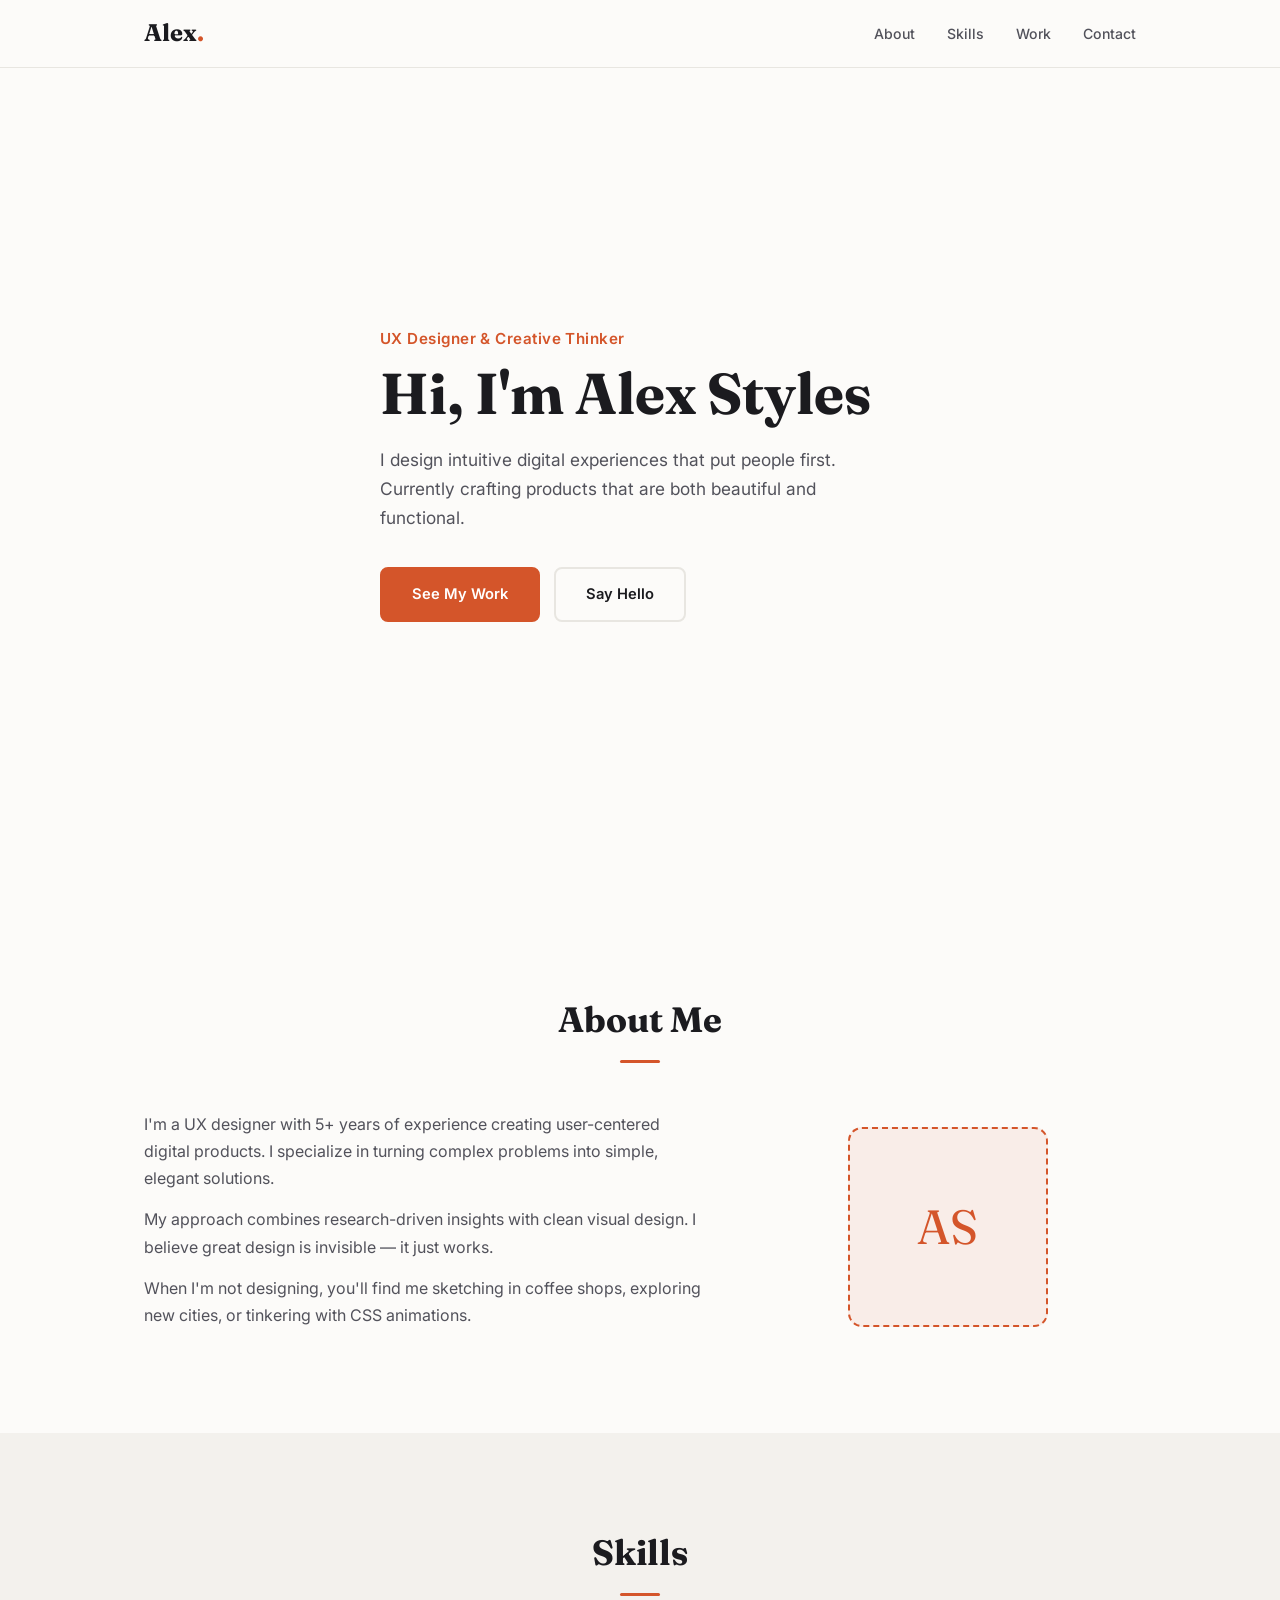
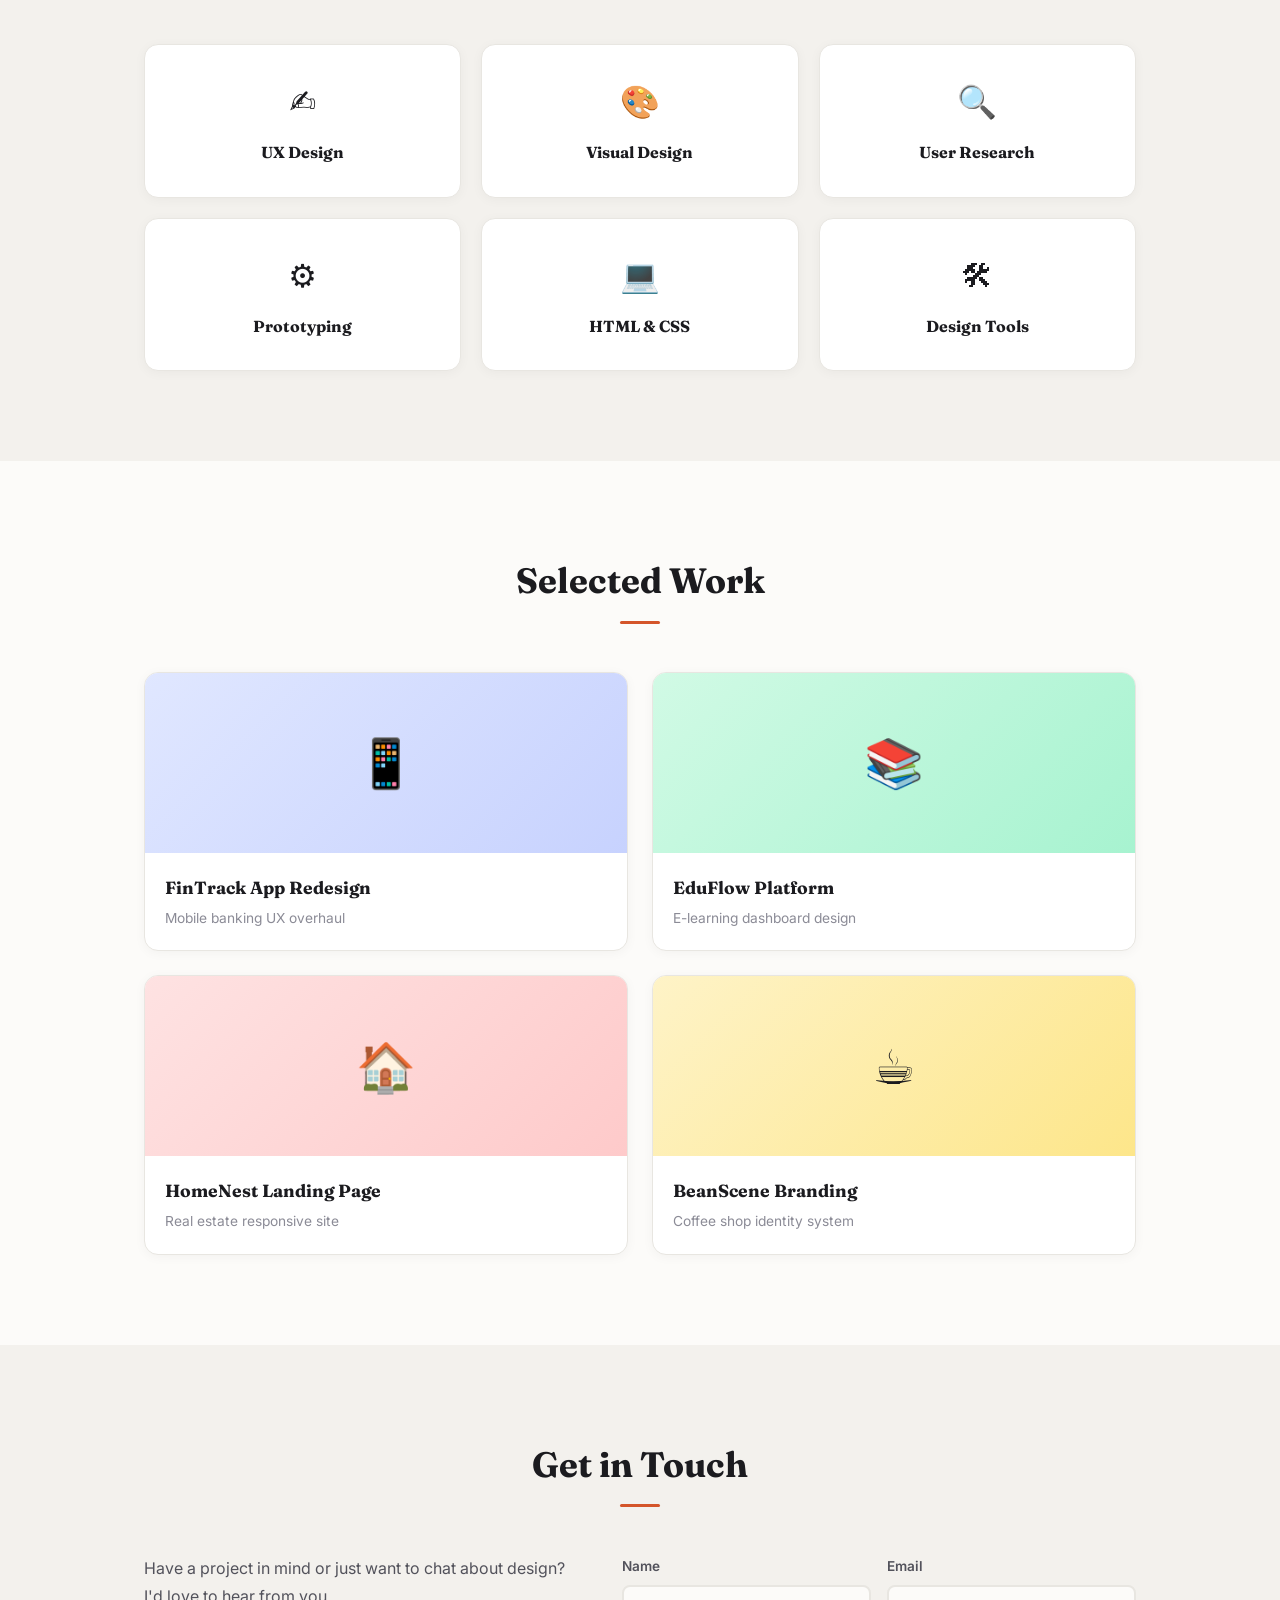
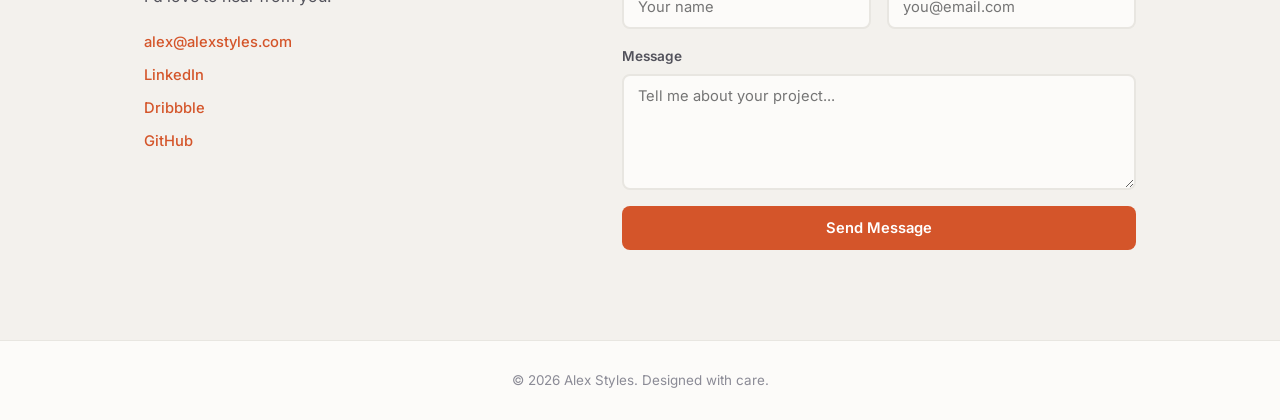
<file: alex-styles/index.html>
<!DOCTYPE html>
<html lang="en">
<head>
    <meta charset="utf-8">
    <meta name="viewport" content="width=device-width, initial-scale=1.0">
    <title>Alex Styles — UX Designer Portfolio</title>
    <link rel="preconnect" href="https://fonts.googleapis.com">
    <link rel="preconnect" href="https://fonts.gstatic.com" crossorigin>
    <link href="https://fonts.googleapis.com/css2?family=Fraunces:wght@400;600;700&family=Inter:wght@300;400;500;600&display=swap" rel="stylesheet">
    <link rel="stylesheet" href="css/styles.css">
</head>
<body>

    <!-- Navigation -->
    <nav class="navbar" id="navbar">
        <div class="container nav-container">
            <a href="#" class="logo">Alex<span class="logo-dot">.</span></a>
            <button class="menu-toggle" id="menuToggle" aria-label="Toggle menu">
                <span></span><span></span><span></span>
            </button>
            <ul class="nav-menu" id="navMenu">
                <li><a href="#about">About</a></li>
                <li><a href="#skills">Skills</a></li>
                <li><a href="#work">Work</a></li>
                <li><a href="#contact">Contact</a></li>
            </ul>
        </div>
    </nav>

    <!-- Hero -->
    <header class="hero" id="hero">
        <div class="container">
            <p class="hero-label">UX Designer &amp; Creative Thinker</p>
            <h1>Hi, I'm Alex Styles</h1>
            <p class="hero-sub">I design intuitive digital experiences that put people first. Currently crafting products that are both beautiful and functional.</p>
            <div class="hero-cta">
                <a href="#work" class="btn btn-primary">See My Work</a>
                <a href="#contact" class="btn btn-outline">Say Hello</a>
            </div>
        </div>
    </header>

    <!-- About -->
    <section class="section" id="about">
        <div class="container">
            <h2 class="section-heading">About Me</h2>
            <div class="about-layout">
                <div class="about-text">
                    <p>I'm a UX designer with 5+ years of experience creating user-centered digital products. I specialize in turning complex problems into simple, elegant solutions.</p>
                    <p>My approach combines research-driven insights with clean visual design. I believe great design is invisible — it just works.</p>
                    <p>When I'm not designing, you'll find me sketching in coffee shops, exploring new cities, or tinkering with CSS animations.</p>
                </div>
                <div class="about-avatar">
                    <div class="avatar-box">AS</div>
                </div>
            </div>
        </div>
    </section>

    <!-- Skills with Tooltips -->
    <section class="section section-alt" id="skills">
        <div class="container">
            <h2 class="section-heading">Skills</h2>
            <div class="skills-grid">
                <!-- INTERACTIVE: Tooltip on hover -->
                <div class="skill-tile" data-tooltip="Wireframing, prototyping, and user flows">
                    <div class="skill-icon">&#9997;</div>
                    <h3>UX Design</h3>
                </div>
                <div class="skill-tile" data-tooltip="Clean layouts, typography, and color systems">
                    <div class="skill-icon">&#127912;</div>
                    <h3>Visual Design</h3>
                </div>
                <div class="skill-tile" data-tooltip="Surveys, interviews, and usability testing">
                    <div class="skill-icon">&#128269;</div>
                    <h3>User Research</h3>
                </div>
                <div class="skill-tile" data-tooltip="Interactive prototypes and micro-interactions">
                    <div class="skill-icon">&#9881;</div>
                    <h3>Prototyping</h3>
                </div>
                <div class="skill-tile" data-tooltip="Semantic HTML, modern CSS, and accessibility">
                    <div class="skill-icon">&#128187;</div>
                    <h3>HTML &amp; CSS</h3>
                </div>
                <div class="skill-tile" data-tooltip="Figma, Sketch, Adobe XD, and InVision">
                    <div class="skill-icon">&#128736;</div>
                    <h3>Design Tools</h3>
                </div>
            </div>
        </div>
    </section>

    <!-- Work / Projects with Modal -->
    <section class="section" id="work">
        <div class="container">
            <h2 class="section-heading">Selected Work</h2>
            <div class="work-grid">
                <!-- INTERACTIVE: Click opens modal -->
                <div class="work-card" onclick="openModal('modal1')">
                    <div class="work-thumb thumb-1"><span>&#128241;</span></div>
                    <div class="work-info">
                        <h3>FinTrack App Redesign</h3>
                        <p>Mobile banking UX overhaul</p>
                    </div>
                    <div class="work-overlay">Click to view details</div>
                </div>

                <div class="work-card" onclick="openModal('modal2')">
                    <div class="work-thumb thumb-2"><span>&#128218;</span></div>
                    <div class="work-info">
                        <h3>EduFlow Platform</h3>
                        <p>E-learning dashboard design</p>
                    </div>
                    <div class="work-overlay">Click to view details</div>
                </div>

                <div class="work-card" onclick="openModal('modal3')">
                    <div class="work-thumb thumb-3"><span>&#127968;</span></div>
                    <div class="work-info">
                        <h3>HomeNest Landing Page</h3>
                        <p>Real estate responsive site</p>
                    </div>
                    <div class="work-overlay">Click to view details</div>
                </div>

                <div class="work-card" onclick="openModal('modal4')">
                    <div class="work-thumb thumb-4"><span>&#9749;</span></div>
                    <div class="work-info">
                        <h3>BeanScene Branding</h3>
                        <p>Coffee shop identity system</p>
                    </div>
                    <div class="work-overlay">Click to view details</div>
                </div>
            </div>
        </div>
    </section>

    <!-- Modals -->
    <div class="modal-backdrop" id="modal1">
        <div class="modal">
            <button class="modal-close" onclick="closeModal('modal1')">&times;</button>
            <h2>FinTrack App Redesign</h2>
            <p class="modal-subtitle">Mobile Banking UX — 2025</p>
            <p>Redesigned the core banking experience for 200K+ users. Simplified the transaction flow from 7 steps to 3, resulting in a 40% increase in task completion rates.</p>
            <p><strong>Tools:</strong> Figma, Maze, Hotjar</p>
            <p><strong>Role:</strong> Lead UX Designer</p>
        </div>
    </div>
    <div class="modal-backdrop" id="modal2">
        <div class="modal">
            <button class="modal-close" onclick="closeModal('modal2')">&times;</button>
            <h2>EduFlow Platform</h2>
            <p class="modal-subtitle">E-Learning Dashboard — 2025</p>
            <p>Designed an intuitive dashboard for online learners to track progress, manage courses, and access resources. Focused on accessibility and responsive layout.</p>
            <p><strong>Tools:</strong> Sketch, InVision, Miro</p>
            <p><strong>Role:</strong> UX/UI Designer</p>
        </div>
    </div>
    <div class="modal-backdrop" id="modal3">
        <div class="modal">
            <button class="modal-close" onclick="closeModal('modal3')">&times;</button>
            <h2>HomeNest Landing Page</h2>
            <p class="modal-subtitle">Real Estate Website — 2024</p>
            <p>Created a responsive landing page for a real estate startup. The design focused on clean visuals, fast load times, and a seamless search experience across devices.</p>
            <p><strong>Tools:</strong> Figma, HTML/CSS, JavaScript</p>
            <p><strong>Role:</strong> Designer &amp; Front-end Developer</p>
        </div>
    </div>
    <div class="modal-backdrop" id="modal4">
        <div class="modal">
            <button class="modal-close" onclick="closeModal('modal4')">&times;</button>
            <h2>BeanScene Branding</h2>
            <p class="modal-subtitle">Brand Identity — 2024</p>
            <p>Developed a complete brand identity for an artisan coffee shop, including logo, color palette, typography system, and packaging design.</p>
            <p><strong>Tools:</strong> Adobe Illustrator, Photoshop</p>
            <p><strong>Role:</strong> Brand Designer</p>
        </div>
    </div>

    <!-- Contact -->
    <section class="section section-alt" id="contact">
        <div class="container">
            <h2 class="section-heading">Get in Touch</h2>
            <div class="contact-layout">
                <div class="contact-text">
                    <p>Have a project in mind or just want to chat about design? I'd love to hear from you.</p>
                    <div class="contact-links">
                        <a href="mailto:alex@alexstyles.com">alex@alexstyles.com</a>
                        <a href="#">LinkedIn</a>
                        <a href="#">Dribbble</a>
                        <a href="#">GitHub</a>
                    </div>
                </div>
                <form class="contact-form" id="contactForm">
                    <div class="form-row">
                        <div class="form-group">
                            <label for="name">Name</label>
                            <input type="text" id="name" required placeholder="Your name">
                        </div>
                        <div class="form-group">
                            <label for="email">Email</label>
                            <input type="email" id="email" required placeholder="you@email.com">
                        </div>
                    </div>
                    <div class="form-group">
                        <label for="message">Message</label>
                        <textarea id="message" rows="5" required placeholder="Tell me about your project..."></textarea>
                    </div>
                    <button type="submit" class="btn btn-primary btn-full">Send Message</button>
                </form>
            </div>
        </div>
    </section>

    <!-- Footer -->
    <footer class="footer">
        <div class="container">
            <p>&copy; 2026 Alex Styles. Designed with care.</p>
        </div>
    </footer>

    <script>
        /* Mobile Menu Toggle */
        document.getElementById('menuToggle').addEventListener('click', function() {
            document.getElementById('navMenu').classList.toggle('open');
            this.classList.toggle('active');
        });
        document.querySelectorAll('.nav-menu a').forEach(function(a) {
            a.addEventListener('click', function() {
                document.getElementById('navMenu').classList.remove('open');
                document.getElementById('menuToggle').classList.remove('active');
            });
        });

        /* Navbar scroll effect */
        window.addEventListener('scroll', function() {
            document.getElementById('navbar').classList.toggle('scrolled', window.scrollY > 60);
        });

        /* Modal open/close */
        function openModal(id) {
            document.getElementById(id).classList.add('active');
            document.body.style.overflow = 'hidden';
        }
        function closeModal(id) {
            document.getElementById(id).classList.remove('active');
            document.body.style.overflow = '';
        }
        document.querySelectorAll('.modal-backdrop').forEach(function(b) {
            b.addEventListener('click', function(e) {
                if (e.target === b) { b.classList.remove('active'); document.body.style.overflow = ''; }
            });
        });

        /* Contact form */
        document.getElementById('contactForm').addEventListener('submit', function(e) {
            e.preventDefault();
            var btn = this.querySelector('button');
            btn.textContent = 'Sent!';
            btn.style.background = '#059669';
            var self = this;
            setTimeout(function() { btn.textContent = 'Send Message'; btn.style.background = ''; self.reset(); }, 2500);
        });

        /* Smooth scroll */
        document.querySelectorAll('a[href^="#"]').forEach(function(a) {
            a.addEventListener('click', function(e) {
                var t = document.querySelector(this.getAttribute('href'));
                if (t) { e.preventDefault(); t.scrollIntoView({ behavior: 'smooth' }); }
            });
        });
    </script>
</body>
</html>
</file>
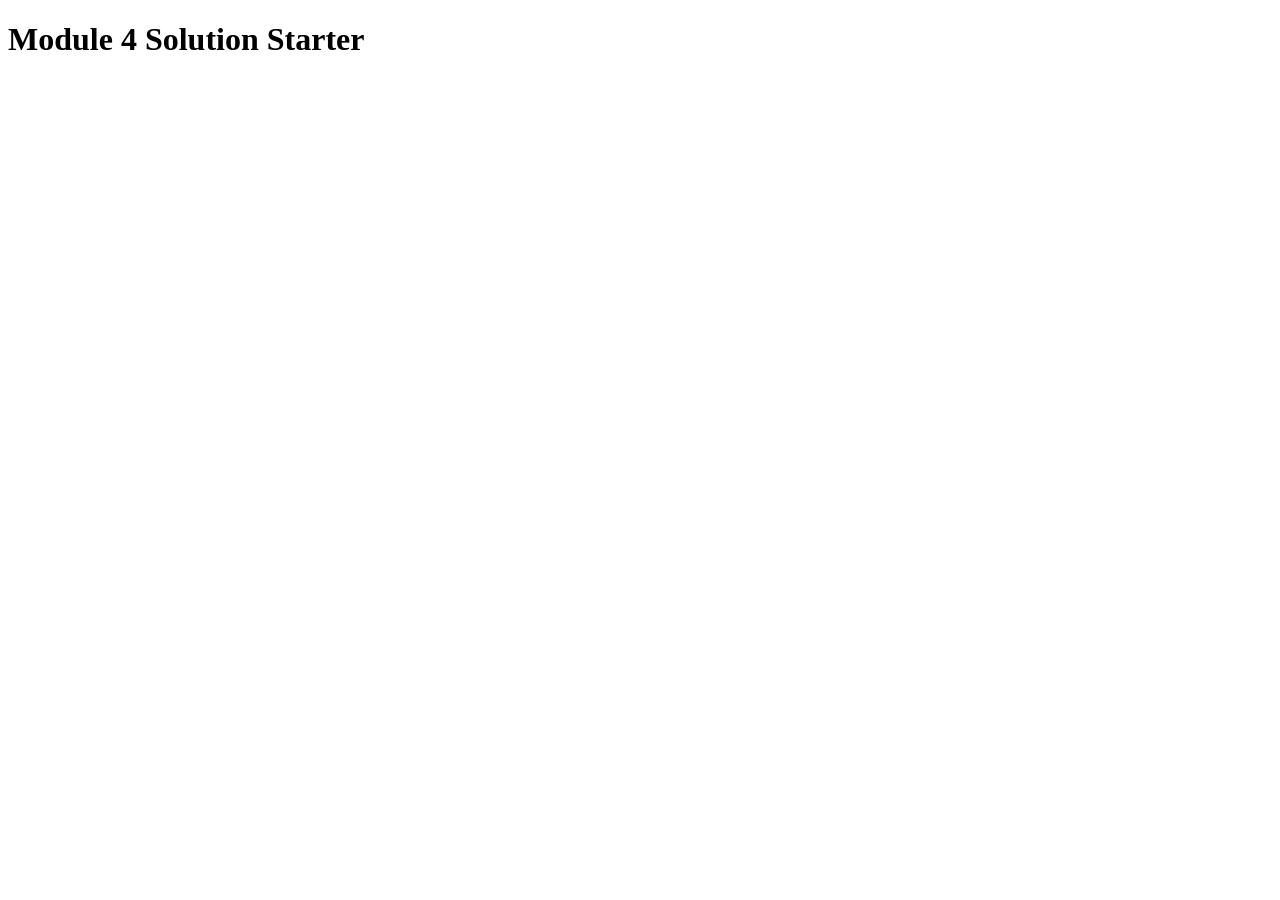
<file: module4-solution/index.html>
<!DOCTYPE html>
<html>
<head>
  <meta charset="utf-8">
  <title>Module 4 Solution Starter</title>
  <script src="SpeakHello.js"></script>
  <script src="SpeakGoodBye.js"></script>
  <script src="script.js"></script>
</head>
<body>
  <h1>Module 4 Solution Starter</h1>
</body>
</html>
</file>
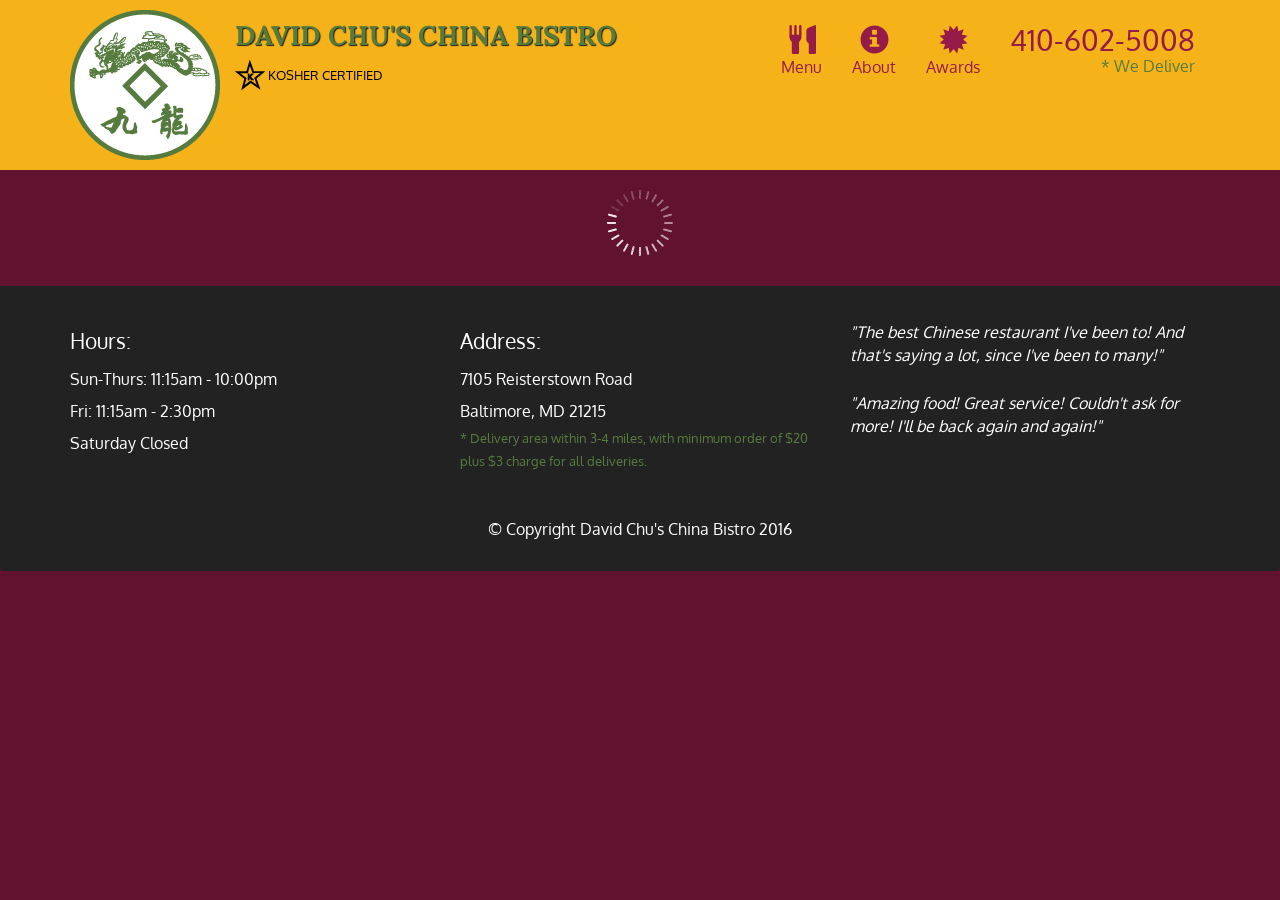
<file: module5-solution/index.html>
<!doctype html>
<html lang="en">
  <head>
    <meta charset="utf-8">
    <meta http-equiv="X-UA-Compatible" content="IE=edge">
    <meta name="viewport" content="width=device-width, initial-scale=1">
    <title>David Chu's China Bistro</title>
    <link rel="stylesheet" href="css/bootstrap.min.css">
    <link rel="stylesheet" href="css/styles.css">
    <link href='https://fonts.googleapis.com/css?family=Oxygen:400,300,700' rel='stylesheet' type='text/css'>
    <link href='https://fonts.googleapis.com/css?family=Lora' rel='stylesheet' type='text/css'>
  </head>
<body>
  <header>
    <nav id="header-nav" class="navbar navbar-default">
      <div class="container">
        <div class="navbar-header">
          <a href="index.html" class="pull-left visible-md visible-lg">
            <div id="logo-img" alt="Logo image"></div>
          </a>

          <div class="navbar-brand">
            <a href="index.html"><h1>David Chu's China Bistro</h1></a>
            <p>
              <img src="images/star-k-logo.png" alt="Kosher certification">
              <span>Kosher Certified</span>
            </p>
          </div>

          <button id="navbarToggle" type="button" class="navbar-toggle collapsed" data-toggle="collapse" data-target="#collapsable-nav" aria-expanded="false">
            <span class="sr-only">Toggle navigation</span>
            <span class="icon-bar"></span>
            <span class="icon-bar"></span>
            <span class="icon-bar"></span>
          </button>
        </div>
        
        <div id="collapsable-nav" class="collapse navbar-collapse">
           <ul id="nav-list" class="nav navbar-nav navbar-right">
            <li id="navHomeButton" class="visible-xs active">
              <a href="index.html">
                <span class="glyphicon glyphicon-home"></span> Home</a>
            </li>
            <li id="navMenuButton">
              <a href="#" onclick="$dc.loadMenuCategories();">
                <span class="glyphicon glyphicon-cutlery"></span><br class="hidden-xs"> Menu</a>
            </li>
            <li>
              <a href="#">
                <span class="glyphicon glyphicon-info-sign"></span><br class="hidden-xs"> About</a>
            </li>
            <li>
              <a href="#">
                <span class="glyphicon glyphicon-certificate"></span><br class="hidden-xs"> Awards</a>
            </li>
            <li id="phone" class="hidden-xs">
              <a href="tel:410-602-5008">
                <span>410-602-5008</span></a><div>* We Deliver</div>
            </li>
          </ul><!-- #nav-list -->
        </div><!-- .collapse .navbar-collapse -->
      </div><!-- .container -->
    </nav><!-- #header-nav -->
  </header>

  <div id="call-btn" class="visible-xs">
    <a class="btn" href="tel:410-602-5008">
    <span class="glyphicon glyphicon-earphone"></span>
    410-602-5008
    </a>
  </div>
  <div id="xs-deliver" class="text-center visible-xs">* We Deliver</div>

  <div id="main-content" class="container"></div>

  <footer class="panel-footer">
    <div class="container">
      <div class="row">
        <section id="hours" class="col-sm-4">
          <span>Hours:</span><br>
          Sun-Thurs: 11:15am - 10:00pm<br>
          Fri: 11:15am - 2:30pm<br>
          Saturday Closed
          <hr class="visible-xs">
        </section>
        <section id="address" class="col-sm-4">
          <span>Address:</span><br>
          7105 Reisterstown Road<br>
          Baltimore, MD 21215
          <p>* Delivery area within 3-4 miles, with minimum order of $20 plus $3 charge for all deliveries.</p>
          <hr class="visible-xs">
        </section>
        <section id="testimonials" class="col-sm-4">
          <p>"The best Chinese restaurant I've been to! And that's saying a lot, since I've been to many!"</p>
          <p>"Amazing food! Great service! Couldn't ask for more! I'll be back again and again!"</p>
        </section>
      </div>
      <div class="text-center">&copy; Copyright David Chu's China Bistro 2016</div>
    </div>
  </footer>

  <!-- jQuery (Bootstrap JS plugins depend on it) -->
  <script src="js/jquery-2.1.4.min.js"></script>
  <script src="js/bootstrap.min.js"></script>
  <script src="js/ajax-utils.js"></script>
  <script src="js/script.js"></script>
</body>
</html>
</file>
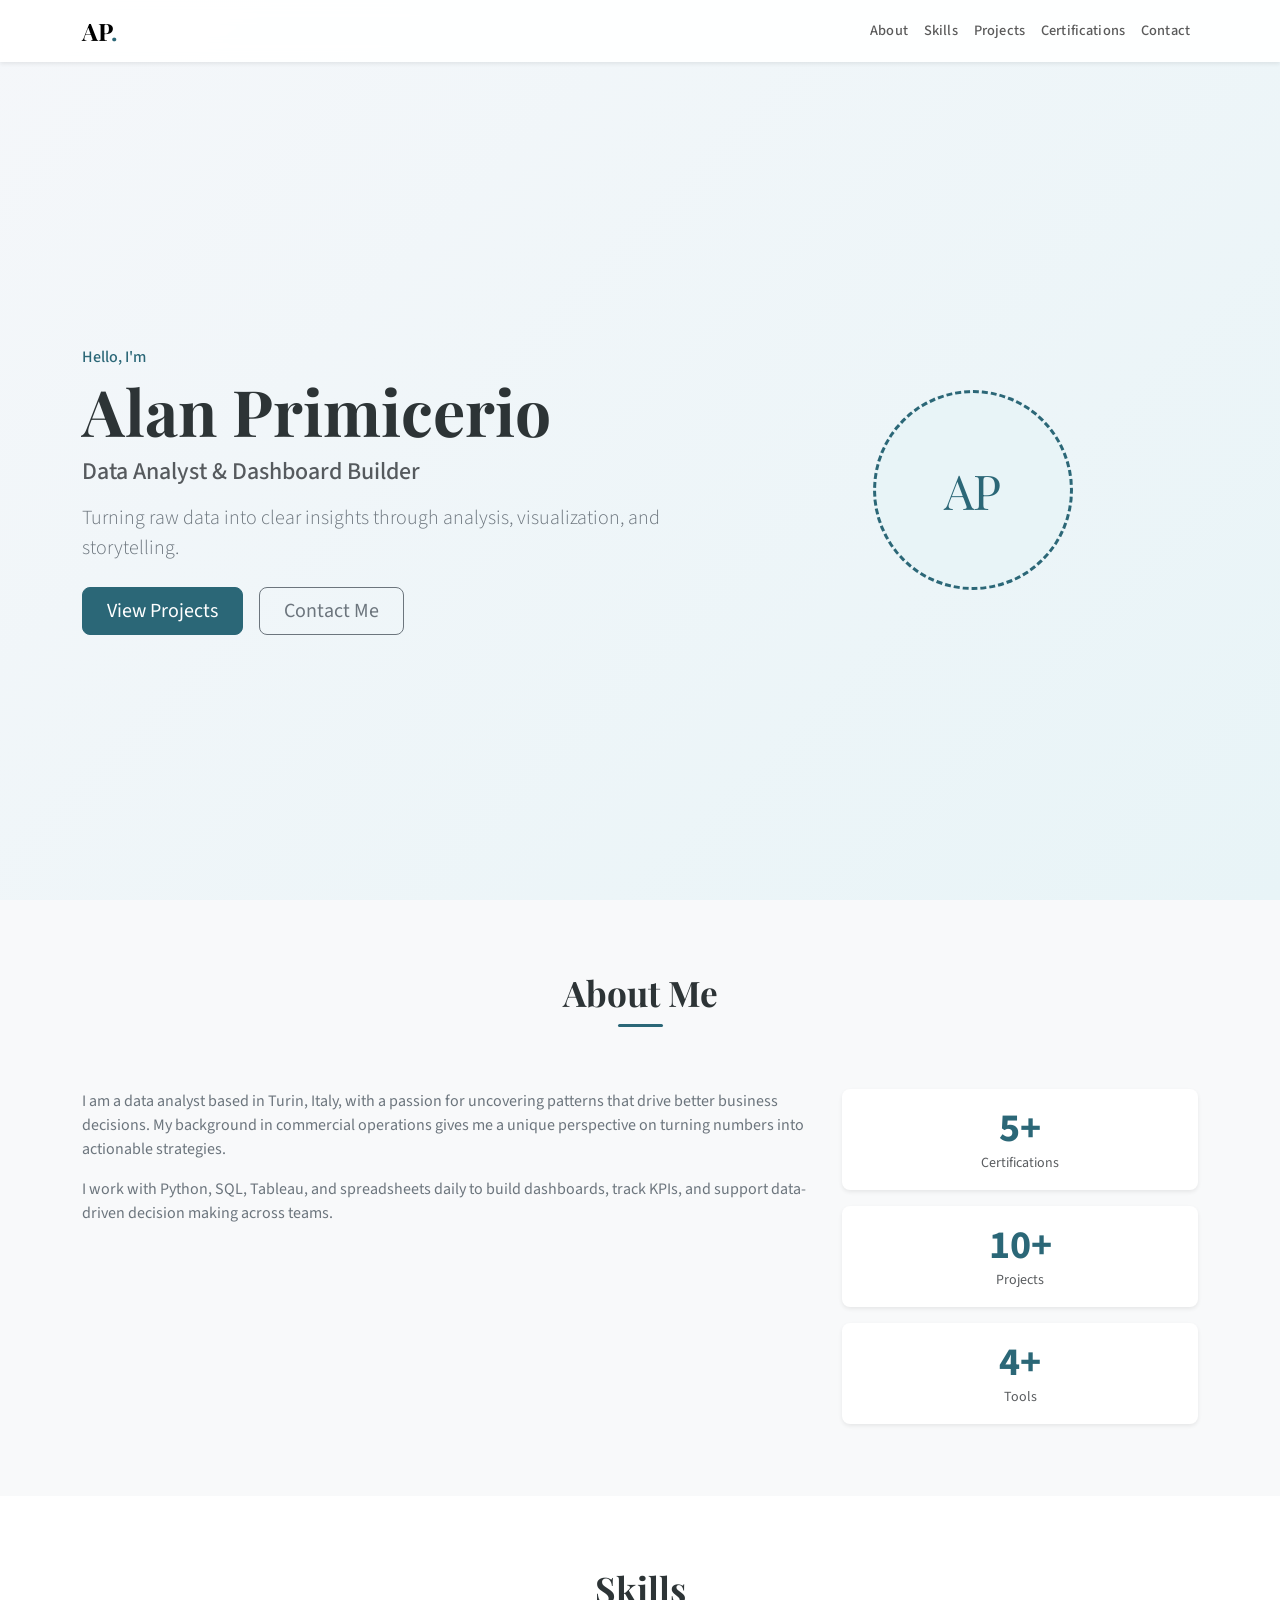
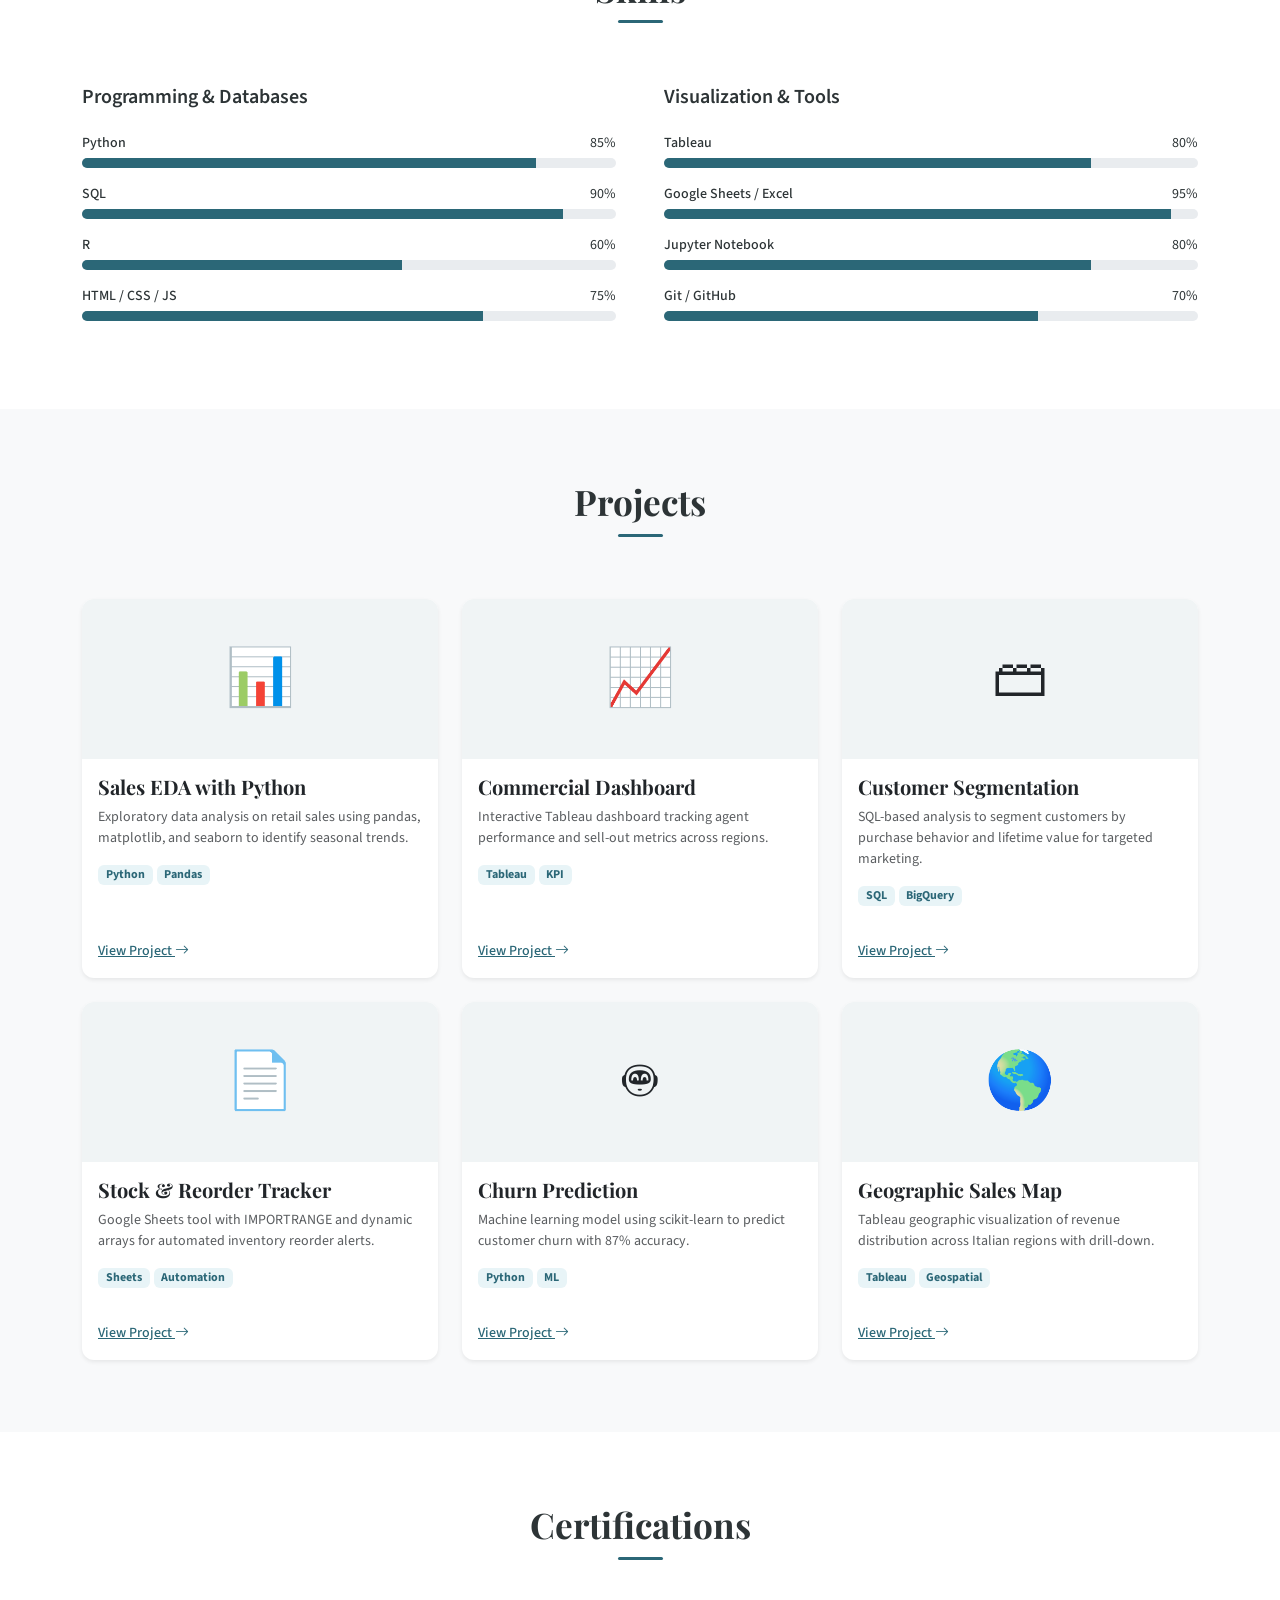
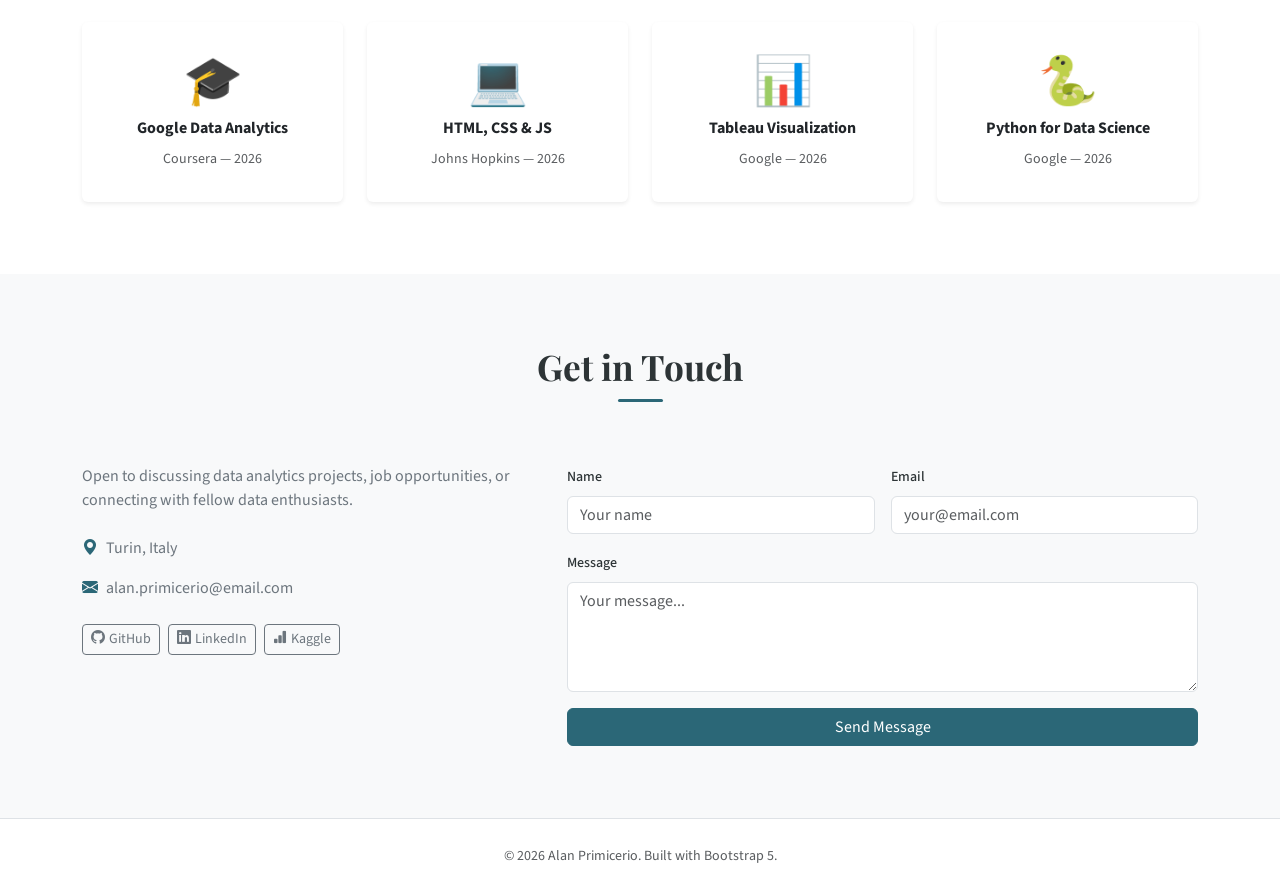
<file: portfolio-template/index.html>
<!DOCTYPE html>
<html lang="en">
<head>
    <meta charset="utf-8">
    <meta name="viewport" content="width=device-width, initial-scale=1.0">
    <title>Alan Primicerio — Portfolio (Bootstrap Template)</title>
    <link href="https://cdn.jsdelivr.net/npm/bootstrap@5.3.3/dist/css/bootstrap.min.css" rel="stylesheet">
    <link href="https://cdn.jsdelivr.net/npm/bootstrap-icons@1.11.3/font/bootstrap-icons.min.css" rel="stylesheet">
    <link rel="preconnect" href="https://fonts.googleapis.com">
    <link rel="preconnect" href="https://fonts.gstatic.com" crossorigin>
    <link href="https://fonts.googleapis.com/css2?family=Playfair+Display:wght@500;700&family=Source+Sans+3:wght@300;400;500;600&display=swap" rel="stylesheet">
    <link rel="stylesheet" href="css/custom.css">
</head>
<body data-bs-spy="scroll" data-bs-target="#mainNav" data-bs-offset="80">

    <!-- Navbar (Bootstrap Component) -->
    <nav class="navbar navbar-expand-lg fixed-top shadow-sm" id="mainNav">
        <div class="container">
            <a class="navbar-brand fw-bold" href="#page-top">AP<span class="text-accent">.</span></a>
            <button class="navbar-toggler border-0" type="button" data-bs-toggle="collapse" data-bs-target="#navContent" aria-controls="navContent" aria-expanded="false" aria-label="Toggle navigation">
                <span class="navbar-toggler-icon"></span>
            </button>
            <div class="collapse navbar-collapse" id="navContent">
                <ul class="navbar-nav ms-auto">
                    <li class="nav-item"><a class="nav-link" href="#about">About</a></li>
                    <li class="nav-item"><a class="nav-link" href="#skills">Skills</a></li>
                    <li class="nav-item"><a class="nav-link" href="#projects">Projects</a></li>
                    <li class="nav-item"><a class="nav-link" href="#certs">Certifications</a></li>
                    <li class="nav-item"><a class="nav-link" href="#contact">Contact</a></li>
                </ul>
            </div>
        </div>
    </nav>

    <!-- Hero (Bootstrap Jumbotron-style) -->
    <header class="hero-section d-flex align-items-center" id="page-top">
        <div class="container">
            <div class="row align-items-center">
                <div class="col-lg-7">
                    <p class="text-accent fw-500 mb-1">Hello, I'm</p>
                    <h1 class="display-3 fw-bold hero-heading">Alan Primicerio</h1>
                    <h2 class="h4 text-muted mb-3">Data Analyst &amp; Dashboard Builder</h2>
                    <p class="lead text-secondary mb-4">Turning raw data into clear insights through analysis, visualization, and storytelling.</p>
                    <div class="d-flex gap-3 flex-wrap">
                        <a href="#projects" class="btn btn-accent btn-lg px-4">View Projects</a>
                        <a href="#contact" class="btn btn-outline-secondary btn-lg px-4">Contact Me</a>
                    </div>
                </div>
                <div class="col-lg-5 d-none d-lg-flex justify-content-center">
                    <div class="hero-avatar">AP</div>
                </div>
            </div>
        </div>
    </header>

    <!-- About (Bootstrap Grid) -->
    <section class="py-5 bg-light" id="about">
        <div class="container py-4">
            <h2 class="section-heading text-center mb-5">About Me</h2>
            <div class="row g-4">
                <div class="col-md-8">
                    <p class="text-secondary">I am a data analyst based in Turin, Italy, with a passion for uncovering patterns that drive better business decisions. My background in commercial operations gives me a unique perspective on turning numbers into actionable strategies.</p>
                    <p class="text-secondary">I work with Python, SQL, Tableau, and spreadsheets daily to build dashboards, track KPIs, and support data-driven decision making across teams.</p>
                </div>
                <div class="col-md-4">
                    <div class="row text-center g-3">
                        <div class="col-4 col-md-12">
                            <div class="stat-box p-3 bg-white rounded-3 shadow-sm">
                                <span class="display-6 fw-bold text-accent">5+</span>
                                <small class="d-block text-muted">Certifications</small>
                            </div>
                        </div>
                        <div class="col-4 col-md-12">
                            <div class="stat-box p-3 bg-white rounded-3 shadow-sm">
                                <span class="display-6 fw-bold text-accent">10+</span>
                                <small class="d-block text-muted">Projects</small>
                            </div>
                        </div>
                        <div class="col-4 col-md-12">
                            <div class="stat-box p-3 bg-white rounded-3 shadow-sm">
                                <span class="display-6 fw-bold text-accent">4+</span>
                                <small class="d-block text-muted">Tools</small>
                            </div>
                        </div>
                    </div>
                </div>
            </div>
        </div>
    </section>

    <!-- Skills (Bootstrap Progress Bars) -->
    <section class="py-5" id="skills">
        <div class="container py-4">
            <h2 class="section-heading text-center mb-5">Skills</h2>
            <div class="row g-5">
                <div class="col-md-6">
                    <h5 class="fw-600 mb-4">Programming &amp; Databases</h5>
                    <div class="mb-3">
                        <div class="d-flex justify-content-between mb-1"><small class="fw-500">Python</small><small>85%</small></div>
                        <div class="progress" style="height:10px"><div class="progress-bar bg-accent" role="progressbar" style="width:85%" aria-valuenow="85" aria-valuemin="0" aria-valuemax="100"></div></div>
                    </div>
                    <div class="mb-3">
                        <div class="d-flex justify-content-between mb-1"><small class="fw-500">SQL</small><small>90%</small></div>
                        <div class="progress" style="height:10px"><div class="progress-bar bg-accent" role="progressbar" style="width:90%" aria-valuenow="90" aria-valuemin="0" aria-valuemax="100"></div></div>
                    </div>
                    <div class="mb-3">
                        <div class="d-flex justify-content-between mb-1"><small class="fw-500">R</small><small>60%</small></div>
                        <div class="progress" style="height:10px"><div class="progress-bar bg-accent" role="progressbar" style="width:60%" aria-valuenow="60" aria-valuemin="0" aria-valuemax="100"></div></div>
                    </div>
                    <div class="mb-3">
                        <div class="d-flex justify-content-between mb-1"><small class="fw-500">HTML / CSS / JS</small><small>75%</small></div>
                        <div class="progress" style="height:10px"><div class="progress-bar bg-accent" role="progressbar" style="width:75%" aria-valuenow="75" aria-valuemin="0" aria-valuemax="100"></div></div>
                    </div>
                </div>
                <div class="col-md-6">
                    <h5 class="fw-600 mb-4">Visualization &amp; Tools</h5>
                    <div class="mb-3">
                        <div class="d-flex justify-content-between mb-1"><small class="fw-500">Tableau</small><small>80%</small></div>
                        <div class="progress" style="height:10px"><div class="progress-bar bg-accent" role="progressbar" style="width:80%" aria-valuenow="80" aria-valuemin="0" aria-valuemax="100"></div></div>
                    </div>
                    <div class="mb-3">
                        <div class="d-flex justify-content-between mb-1"><small class="fw-500">Google Sheets / Excel</small><small>95%</small></div>
                        <div class="progress" style="height:10px"><div class="progress-bar bg-accent" role="progressbar" style="width:95%" aria-valuenow="95" aria-valuemin="0" aria-valuemax="100"></div></div>
                    </div>
                    <div class="mb-3">
                        <div class="d-flex justify-content-between mb-1"><small class="fw-500">Jupyter Notebook</small><small>80%</small></div>
                        <div class="progress" style="height:10px"><div class="progress-bar bg-accent" role="progressbar" style="width:80%" aria-valuenow="80" aria-valuemin="0" aria-valuemax="100"></div></div>
                    </div>
                    <div class="mb-3">
                        <div class="d-flex justify-content-between mb-1"><small class="fw-500">Git / GitHub</small><small>70%</small></div>
                        <div class="progress" style="height:10px"><div class="progress-bar bg-accent" role="progressbar" style="width:70%" aria-valuenow="70" aria-valuemin="0" aria-valuemax="100"></div></div>
                    </div>
                </div>
            </div>
        </div>
    </section>

    <!-- Projects (Bootstrap Cards) -->
    <section class="py-5 bg-light" id="projects">
        <div class="container py-4">
            <h2 class="section-heading text-center mb-5">Projects</h2>
            <div class="row g-4">
                <div class="col-md-6 col-lg-4">
                    <div class="card h-100 border-0 shadow-sm project-card">
                        <div class="card-img-top project-thumb d-flex align-items-center justify-content-center">
                            <span class="display-4">&#128202;</span>
                        </div>
                        <div class="card-body">
                            <h5 class="card-title fw-bold">Sales EDA with Python</h5>
                            <p class="card-text text-muted small">Exploratory data analysis on retail sales using pandas, matplotlib, and seaborn to identify seasonal trends.</p>
                            <div class="d-flex flex-wrap gap-1 mb-2">
                                <span class="badge bg-accent-light text-accent">Python</span>
                                <span class="badge bg-accent-light text-accent">Pandas</span>
                            </div>
                        </div>
                        <div class="card-footer bg-transparent border-0 pb-3 px-3">
                            <a href="#" class="text-accent fw-500 small">View Project <i class="bi bi-arrow-right"></i></a>
                        </div>
                    </div>
                </div>
                <div class="col-md-6 col-lg-4">
                    <div class="card h-100 border-0 shadow-sm project-card">
                        <div class="card-img-top project-thumb d-flex align-items-center justify-content-center">
                            <span class="display-4">&#128200;</span>
                        </div>
                        <div class="card-body">
                            <h5 class="card-title fw-bold">Commercial Dashboard</h5>
                            <p class="card-text text-muted small">Interactive Tableau dashboard tracking agent performance and sell-out metrics across regions.</p>
                            <div class="d-flex flex-wrap gap-1 mb-2">
                                <span class="badge bg-accent-light text-accent">Tableau</span>
                                <span class="badge bg-accent-light text-accent">KPI</span>
                            </div>
                        </div>
                        <div class="card-footer bg-transparent border-0 pb-3 px-3">
                            <a href="#" class="text-accent fw-500 small">View Project <i class="bi bi-arrow-right"></i></a>
                        </div>
                    </div>
                </div>
                <div class="col-md-6 col-lg-4">
                    <div class="card h-100 border-0 shadow-sm project-card">
                        <div class="card-img-top project-thumb d-flex align-items-center justify-content-center">
                            <span class="display-4">&#128451;</span>
                        </div>
                        <div class="card-body">
                            <h5 class="card-title fw-bold">Customer Segmentation</h5>
                            <p class="card-text text-muted small">SQL-based analysis to segment customers by purchase behavior and lifetime value for targeted marketing.</p>
                            <div class="d-flex flex-wrap gap-1 mb-2">
                                <span class="badge bg-accent-light text-accent">SQL</span>
                                <span class="badge bg-accent-light text-accent">BigQuery</span>
                            </div>
                        </div>
                        <div class="card-footer bg-transparent border-0 pb-3 px-3">
                            <a href="#" class="text-accent fw-500 small">View Project <i class="bi bi-arrow-right"></i></a>
                        </div>
                    </div>
                </div>
                <div class="col-md-6 col-lg-4">
                    <div class="card h-100 border-0 shadow-sm project-card">
                        <div class="card-img-top project-thumb d-flex align-items-center justify-content-center">
                            <span class="display-4">&#128196;</span>
                        </div>
                        <div class="card-body">
                            <h5 class="card-title fw-bold">Stock &amp; Reorder Tracker</h5>
                            <p class="card-text text-muted small">Google Sheets tool with IMPORTRANGE and dynamic arrays for automated inventory reorder alerts.</p>
                            <div class="d-flex flex-wrap gap-1 mb-2">
                                <span class="badge bg-accent-light text-accent">Sheets</span>
                                <span class="badge bg-accent-light text-accent">Automation</span>
                            </div>
                        </div>
                        <div class="card-footer bg-transparent border-0 pb-3 px-3">
                            <a href="#" class="text-accent fw-500 small">View Project <i class="bi bi-arrow-right"></i></a>
                        </div>
                    </div>
                </div>
                <div class="col-md-6 col-lg-4">
                    <div class="card h-100 border-0 shadow-sm project-card">
                        <div class="card-img-top project-thumb d-flex align-items-center justify-content-center">
                            <span class="display-4">&#129302;</span>
                        </div>
                        <div class="card-body">
                            <h5 class="card-title fw-bold">Churn Prediction</h5>
                            <p class="card-text text-muted small">Machine learning model using scikit-learn to predict customer churn with 87% accuracy.</p>
                            <div class="d-flex flex-wrap gap-1 mb-2">
                                <span class="badge bg-accent-light text-accent">Python</span>
                                <span class="badge bg-accent-light text-accent">ML</span>
                            </div>
                        </div>
                        <div class="card-footer bg-transparent border-0 pb-3 px-3">
                            <a href="#" class="text-accent fw-500 small">View Project <i class="bi bi-arrow-right"></i></a>
                        </div>
                    </div>
                </div>
                <div class="col-md-6 col-lg-4">
                    <div class="card h-100 border-0 shadow-sm project-card">
                        <div class="card-img-top project-thumb d-flex align-items-center justify-content-center">
                            <span class="display-4">&#127758;</span>
                        </div>
                        <div class="card-body">
                            <h5 class="card-title fw-bold">Geographic Sales Map</h5>
                            <p class="card-text text-muted small">Tableau geographic visualization of revenue distribution across Italian regions with drill-down.</p>
                            <div class="d-flex flex-wrap gap-1 mb-2">
                                <span class="badge bg-accent-light text-accent">Tableau</span>
                                <span class="badge bg-accent-light text-accent">Geospatial</span>
                            </div>
                        </div>
                        <div class="card-footer bg-transparent border-0 pb-3 px-3">
                            <a href="#" class="text-accent fw-500 small">View Project <i class="bi bi-arrow-right"></i></a>
                        </div>
                    </div>
                </div>
            </div>
        </div>
    </section>

    <!-- Certifications (Bootstrap Cards) -->
    <section class="py-5" id="certs">
        <div class="container py-4">
            <h2 class="section-heading text-center mb-5">Certifications</h2>
            <div class="row g-4">
                <div class="col-sm-6 col-lg-3">
                    <div class="card text-center border-0 shadow-sm h-100 p-3">
                        <div class="card-body">
                            <div class="display-5 mb-2">&#127891;</div>
                            <h6 class="fw-bold">Google Data Analytics</h6>
                            <small class="text-muted">Coursera — 2026</small>
                        </div>
                    </div>
                </div>
                <div class="col-sm-6 col-lg-3">
                    <div class="card text-center border-0 shadow-sm h-100 p-3">
                        <div class="card-body">
                            <div class="display-5 mb-2">&#128187;</div>
                            <h6 class="fw-bold">HTML, CSS &amp; JS</h6>
                            <small class="text-muted">Johns Hopkins — 2026</small>
                        </div>
                    </div>
                </div>
                <div class="col-sm-6 col-lg-3">
                    <div class="card text-center border-0 shadow-sm h-100 p-3">
                        <div class="card-body">
                            <div class="display-5 mb-2">&#128202;</div>
                            <h6 class="fw-bold">Tableau Visualization</h6>
                            <small class="text-muted">Google — 2026</small>
                        </div>
                    </div>
                </div>
                <div class="col-sm-6 col-lg-3">
                    <div class="card text-center border-0 shadow-sm h-100 p-3">
                        <div class="card-body">
                            <div class="display-5 mb-2">&#128013;</div>
                            <h6 class="fw-bold">Python for Data Science</h6>
                            <small class="text-muted">Google — 2026</small>
                        </div>
                    </div>
                </div>
            </div>
        </div>
    </section>

    <!-- Contact (Bootstrap Form) -->
    <section class="py-5 bg-light" id="contact">
        <div class="container py-4">
            <h2 class="section-heading text-center mb-5">Get in Touch</h2>
            <div class="row g-5">
                <div class="col-md-5">
                    <p class="text-secondary mb-4">Open to discussing data analytics projects, job opportunities, or connecting with fellow data enthusiasts.</p>
                    <p class="text-secondary"><i class="bi bi-geo-alt-fill text-accent me-2"></i>Turin, Italy</p>
                    <p class="text-secondary"><i class="bi bi-envelope-fill text-accent me-2"></i>alan.primicerio@email.com</p>
                    <div class="d-flex gap-2 mt-4">
                        <a href="https://github.com/Data-Zombie" class="btn btn-sm btn-outline-secondary"><i class="bi bi-github me-1"></i>GitHub</a>
                        <a href="#" class="btn btn-sm btn-outline-secondary"><i class="bi bi-linkedin me-1"></i>LinkedIn</a>
                        <a href="#" class="btn btn-sm btn-outline-secondary"><i class="bi bi-bar-chart-fill me-1"></i>Kaggle</a>
                    </div>
                </div>
                <div class="col-md-7">
                    <form id="contactForm">
                        <div class="row g-3">
                            <div class="col-sm-6">
                                <label for="formName" class="form-label small fw-500">Name</label>
                                <input type="text" class="form-control" id="formName" required placeholder="Your name">
                            </div>
                            <div class="col-sm-6">
                                <label for="formEmail" class="form-label small fw-500">Email</label>
                                <input type="email" class="form-control" id="formEmail" required placeholder="your@email.com">
                            </div>
                            <div class="col-12">
                                <label for="formMsg" class="form-label small fw-500">Message</label>
                                <textarea class="form-control" id="formMsg" rows="4" required placeholder="Your message..."></textarea>
                            </div>
                            <div class="col-12">
                                <button type="submit" class="btn btn-accent w-100">Send Message</button>
                            </div>
                        </div>
                    </form>
                </div>
            </div>
        </div>
    </section>

    <!-- Footer -->
    <footer class="py-4 text-center border-top bg-white">
        <div class="container">
            <small class="text-muted">&copy; 2026 Alan Primicerio. Built with Bootstrap 5.</small>
        </div>
    </footer>

    <script src="https://cdn.jsdelivr.net/npm/bootstrap@5.3.3/dist/js/bootstrap.bundle.min.js"></script>
    <script>
        // Smooth scroll for nav links
        document.querySelectorAll('a[href^="#"]').forEach(function(a){
            a.addEventListener('click',function(e){
                var t=document.querySelector(this.getAttribute('href'));
                if(t){e.preventDefault();t.scrollIntoView({behavior:'smooth',block:'start'});}
                var c=document.getElementById('navContent');
                if(c.classList.contains('show')){bootstrap.Collapse.getInstance(c).hide();}
            });
        });
        // Navbar background on scroll
        window.addEventListener('scroll',function(){
            var n=document.getElementById('mainNav');
            n.classList.toggle('navbar-scrolled',window.scrollY>50);
        });
        // Contact form
        document.getElementById('contactForm').addEventListener('submit',function(e){
            e.preventDefault();
            var b=this.querySelector('button');
            b.textContent='Sent!';b.classList.replace('btn-accent','btn-success');
            setTimeout(function(){b.textContent='Send Message';b.classList.replace('btn-success','btn-accent');},2000);
            this.reset();
        });
    </script>
</body>
</html>
</file>
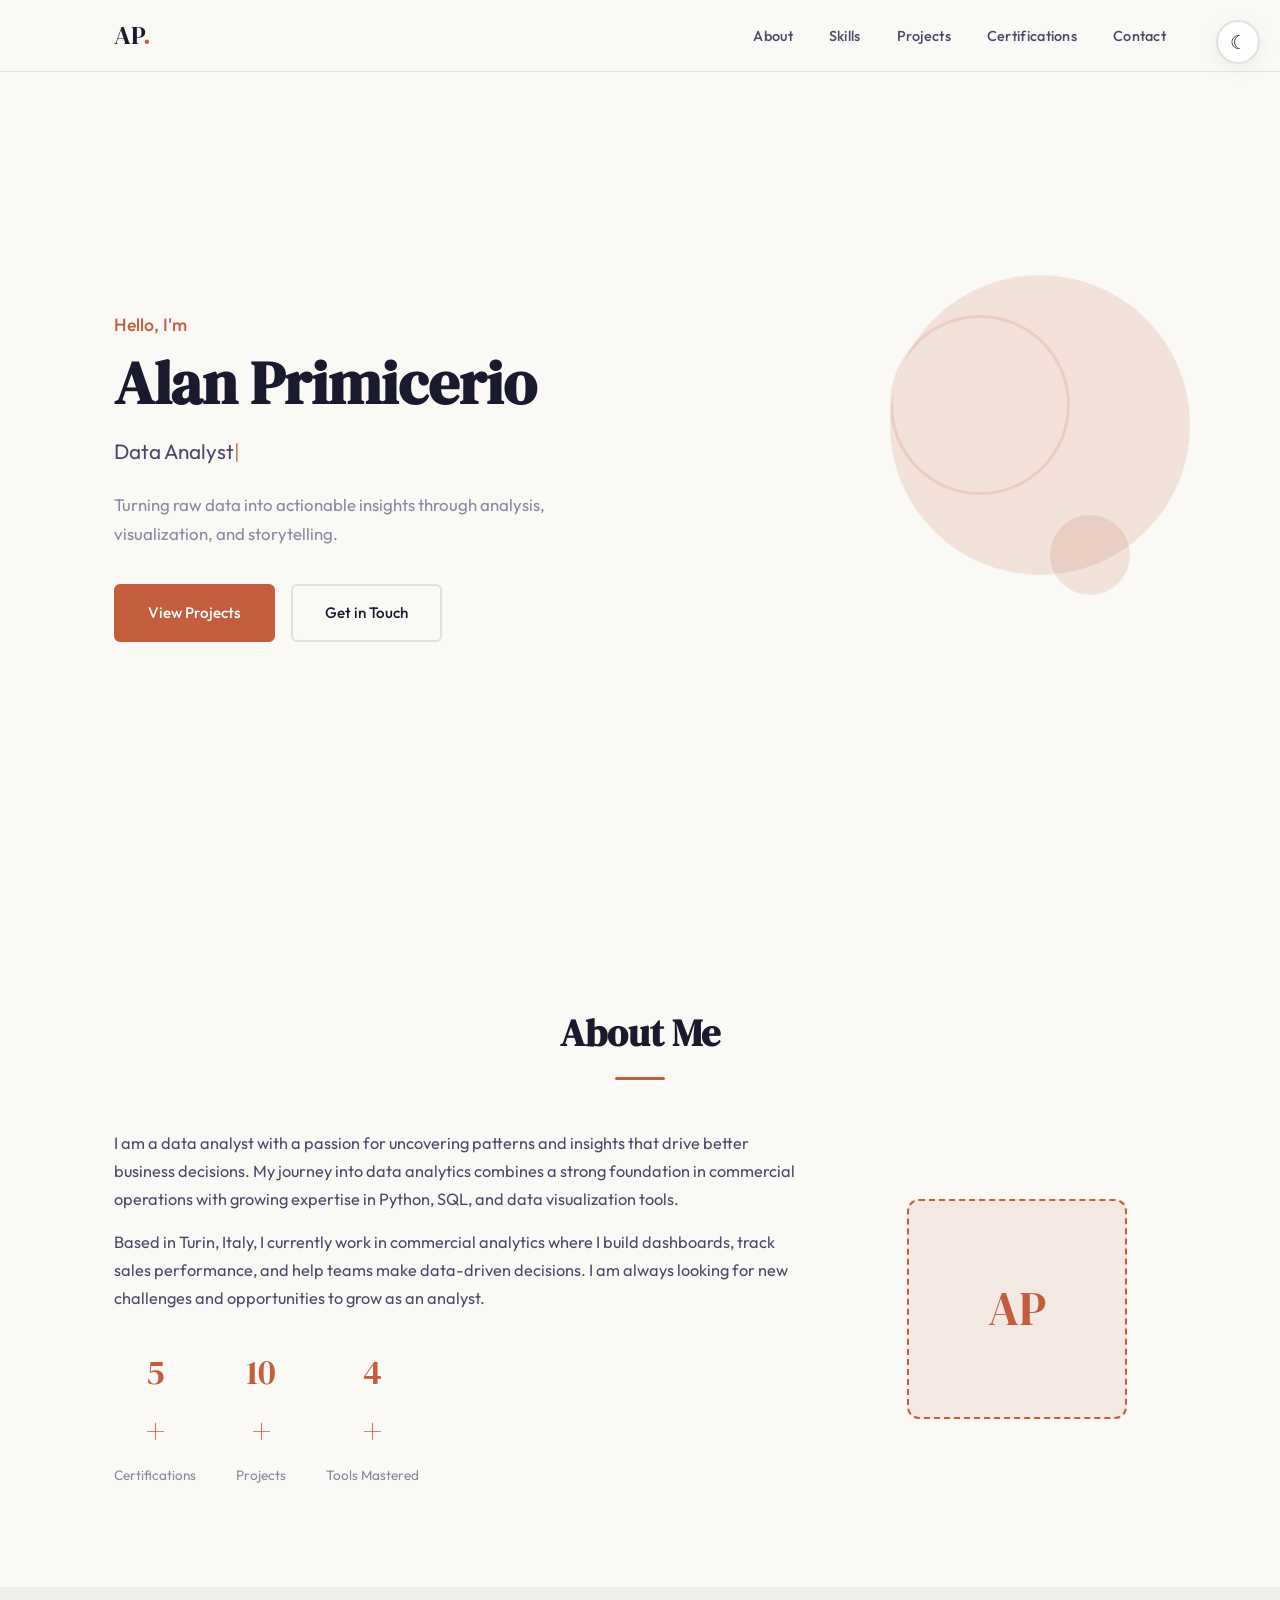
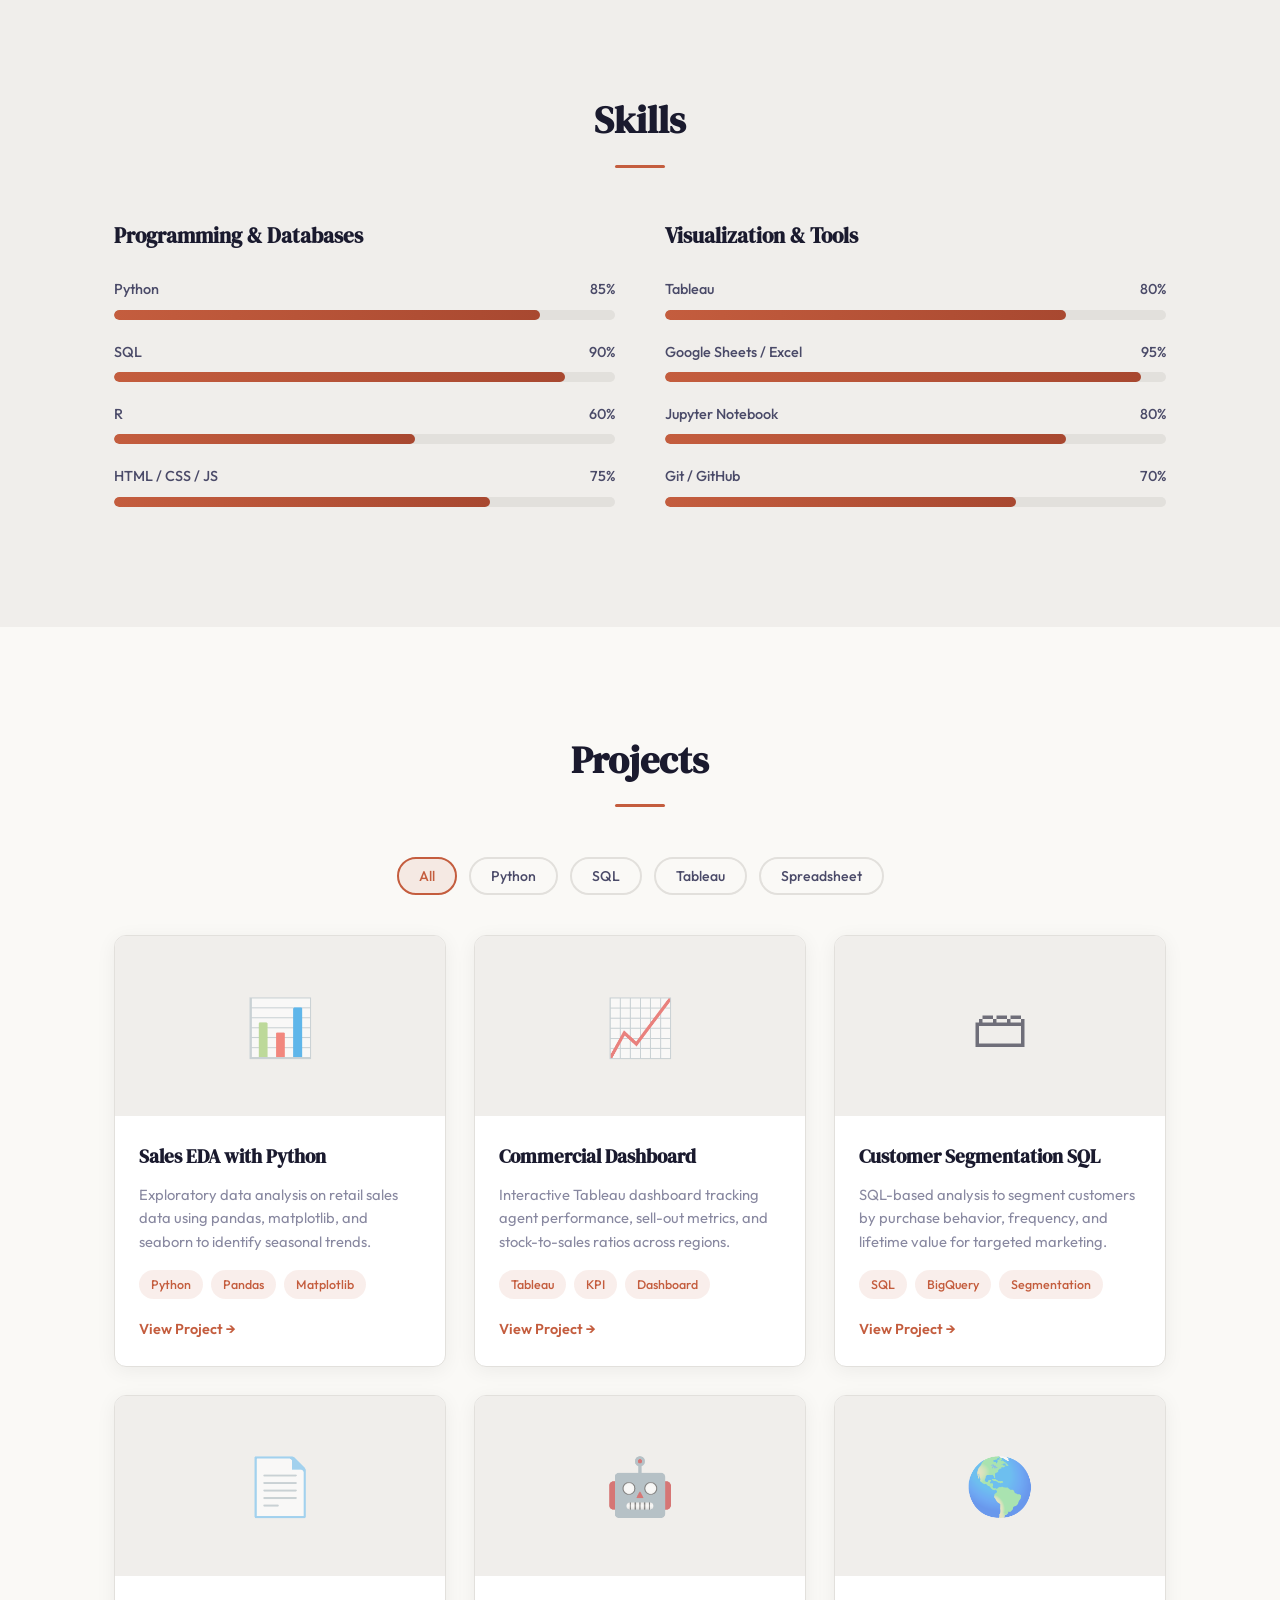
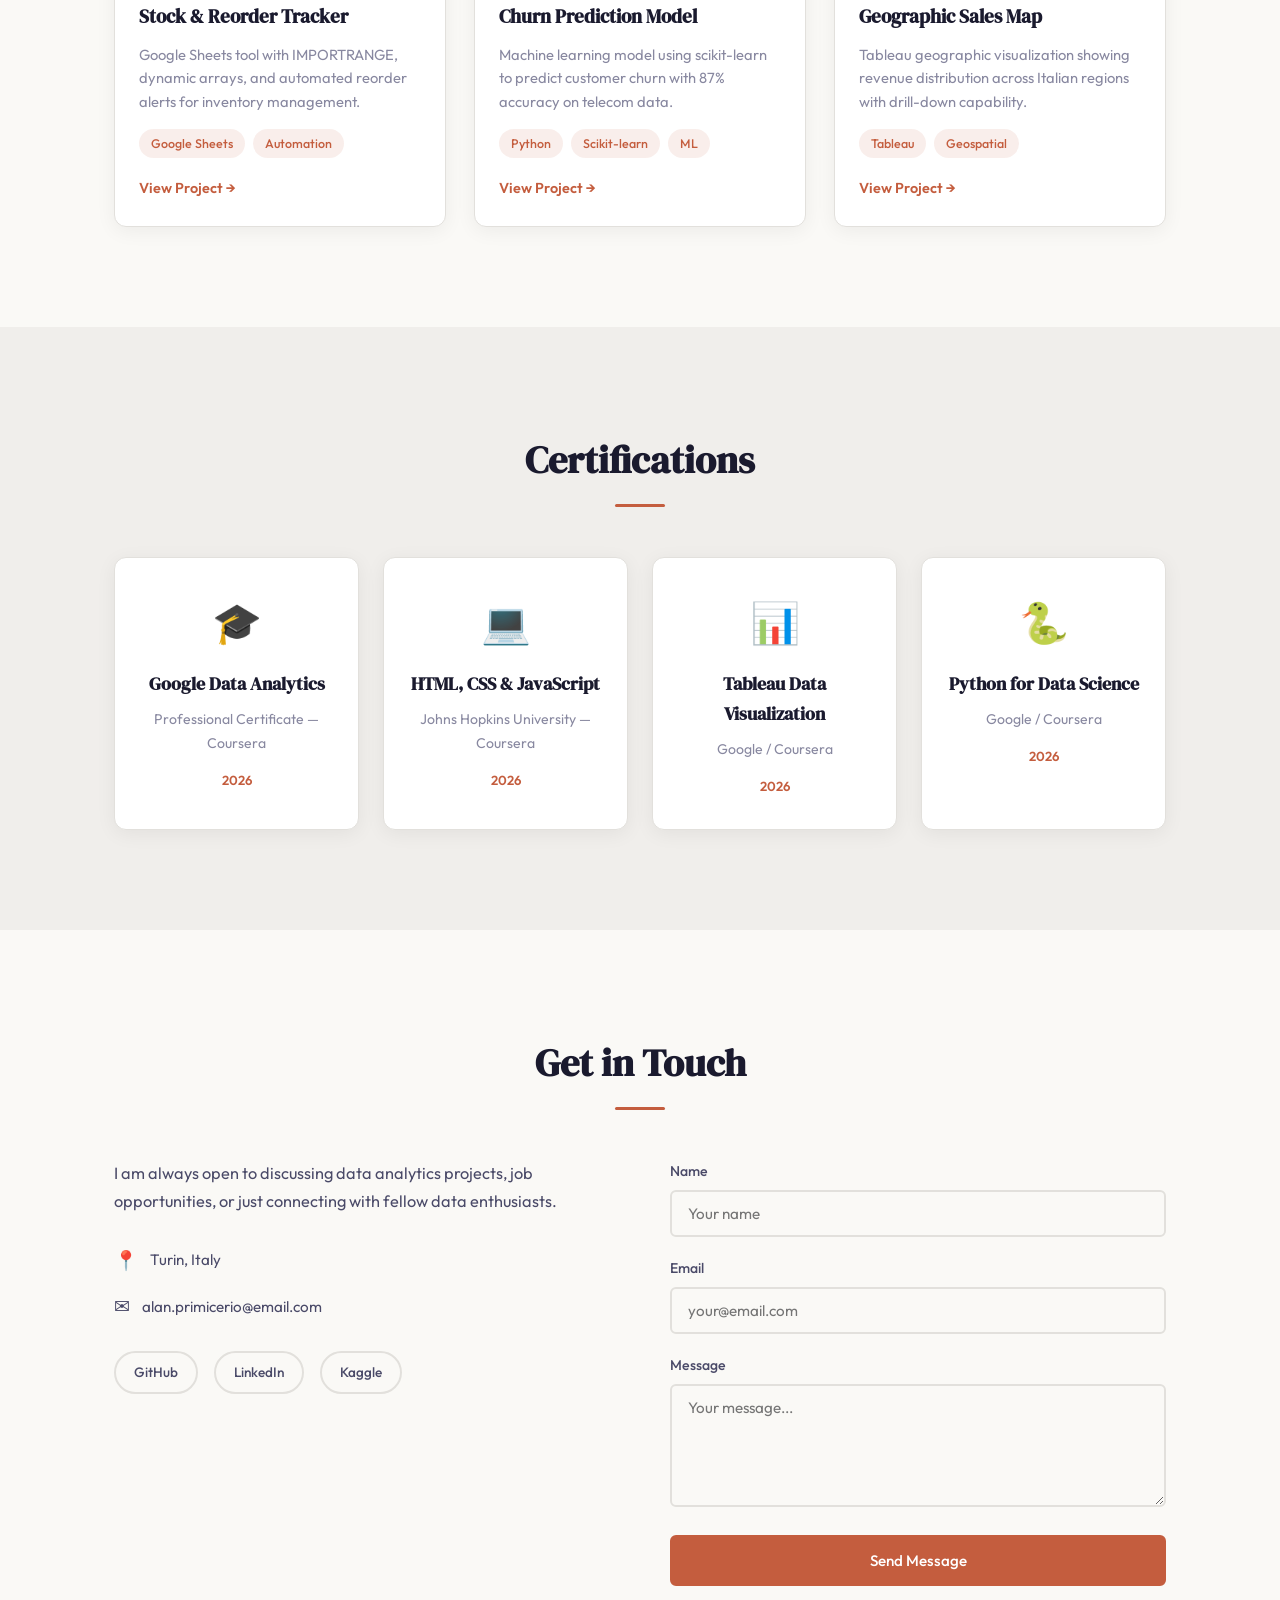
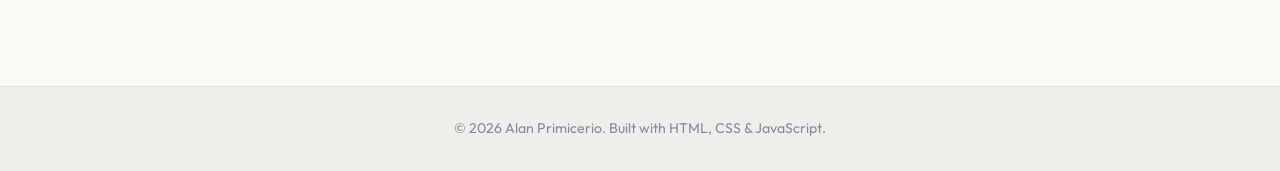
<file: portfolio/index.html>
<!DOCTYPE html>
<html lang="en">
<head>
    <meta charset="utf-8">
    <meta name="viewport" content="width=device-width, initial-scale=1.0">
    <title>Alan Primicerio — Data Analyst Portfolio</title>
    <link rel="preconnect" href="https://fonts.googleapis.com">
    <link rel="preconnect" href="https://fonts.gstatic.com" crossorigin>
    <link href="https://fonts.googleapis.com/css2?family=DM+Serif+Display&family=Outfit:wght@300;400;500;600;700&display=swap" rel="stylesheet">
    <link rel="stylesheet" href="css/styles.css">
</head>
<body>

    <!-- EXTRA 1: Dark/Light Mode Toggle -->
    <button id="theme-toggle" class="theme-toggle" aria-label="Toggle dark mode">
        <span class="toggle-icon">&#9790;</span>
    </button>

    <!-- Navigation -->
    <nav class="navbar" id="navbar">
        <div class="nav-container">
            <a href="#hero" class="nav-logo">AP<span class="accent-dot">.</span></a>
            <button class="nav-hamburger" id="nav-hamburger" aria-label="Toggle navigation">
                <span></span><span></span><span></span>
            </button>
            <ul class="nav-links" id="nav-links">
                <li><a href="#about">About</a></li>
                <li><a href="#skills">Skills</a></li>
                <li><a href="#projects">Projects</a></li>
                <li><a href="#certifications">Certifications</a></li>
                <li><a href="#contact">Contact</a></li>
            </ul>
        </div>
    </nav>

    <!-- Hero Section -->
    <header class="hero" id="hero">
        <div class="hero-content">
            <p class="hero-greeting">Hello, I'm</p>
            <h1 class="hero-name">Alan Primicerio</h1>
            <!-- EXTRA 2: Typing Animation -->
            <p class="hero-title">
                <span id="typed-text"></span><span class="cursor">|</span>
            </p>
            <p class="hero-description">
                Turning raw data into actionable insights through analysis, visualization, and storytelling.
            </p>
            <div class="hero-buttons">
                <a href="#projects" class="btn btn-primary">View Projects</a>
                <a href="#contact" class="btn btn-outline">Get in Touch</a>
            </div>
        </div>
        <div class="hero-visual">
            <div class="hero-shape shape-1"></div>
            <div class="hero-shape shape-2"></div>
            <div class="hero-shape shape-3"></div>
        </div>
    </header>

    <!-- About Section -->
    <section class="section about" id="about">
        <div class="container">
            <h2 class="section-title">About Me</h2>
            <div class="about-grid">
                <div class="about-text">
                    <p>
                        I am a data analyst with a passion for uncovering patterns and insights that drive
                        better business decisions. My journey into data analytics combines a strong foundation
                        in commercial operations with growing expertise in Python, SQL, and data visualization tools.
                    </p>
                    <p>
                        Based in Turin, Italy, I currently work in commercial analytics where I build dashboards,
                        track sales performance, and help teams make data-driven decisions. I am always looking
                        for new challenges and opportunities to grow as an analyst.
                    </p>
                    <div class="about-stats">
                        <div class="stat">
                            <span class="stat-number" data-target="5">0</span><span class="stat-suffix">+</span>
                            <span class="stat-label">Certifications</span>
                        </div>
                        <div class="stat">
                            <span class="stat-number" data-target="10">0</span><span class="stat-suffix">+</span>
                            <span class="stat-label">Projects</span>
                        </div>
                        <div class="stat">
                            <span class="stat-number" data-target="4">0</span><span class="stat-suffix">+</span>
                            <span class="stat-label">Tools Mastered</span>
                        </div>
                    </div>
                </div>
                <div class="about-image">
                    <div class="image-placeholder">
                        <span>AP</span>
                    </div>
                </div>
            </div>
        </div>
    </section>

    <!-- Skills Section -->
    <section class="section skills" id="skills">
        <div class="container">
            <h2 class="section-title">Skills</h2>
            <!-- EXTRA 3: Animated Skill Bars on Scroll -->
            <div class="skills-grid">
                <div class="skill-category">
                    <h3>Programming &amp; Databases</h3>
                    <div class="skill-bar-wrapper">
                        <div class="skill-info"><span>Python</span><span>85%</span></div>
                        <div class="skill-bar"><div class="skill-fill" data-width="85"></div></div>
                    </div>
                    <div class="skill-bar-wrapper">
                        <div class="skill-info"><span>SQL</span><span>90%</span></div>
                        <div class="skill-bar"><div class="skill-fill" data-width="90"></div></div>
                    </div>
                    <div class="skill-bar-wrapper">
                        <div class="skill-info"><span>R</span><span>60%</span></div>
                        <div class="skill-bar"><div class="skill-fill" data-width="60"></div></div>
                    </div>
                    <div class="skill-bar-wrapper">
                        <div class="skill-info"><span>HTML / CSS / JS</span><span>75%</span></div>
                        <div class="skill-bar"><div class="skill-fill" data-width="75"></div></div>
                    </div>
                </div>
                <div class="skill-category">
                    <h3>Visualization &amp; Tools</h3>
                    <div class="skill-bar-wrapper">
                        <div class="skill-info"><span>Tableau</span><span>80%</span></div>
                        <div class="skill-bar"><div class="skill-fill" data-width="80"></div></div>
                    </div>
                    <div class="skill-bar-wrapper">
                        <div class="skill-info"><span>Google Sheets / Excel</span><span>95%</span></div>
                        <div class="skill-bar"><div class="skill-fill" data-width="95"></div></div>
                    </div>
                    <div class="skill-bar-wrapper">
                        <div class="skill-info"><span>Jupyter Notebook</span><span>80%</span></div>
                        <div class="skill-bar"><div class="skill-fill" data-width="80"></div></div>
                    </div>
                    <div class="skill-bar-wrapper">
                        <div class="skill-info"><span>Git / GitHub</span><span>70%</span></div>
                        <div class="skill-bar"><div class="skill-fill" data-width="70"></div></div>
                    </div>
                </div>
            </div>
        </div>
    </section>

    <!-- Projects Section -->
    <section class="section projects" id="projects">
        <div class="container">
            <h2 class="section-title">Projects</h2>
            <!-- EXTRA 4: Project Filter Buttons -->
            <div class="filter-buttons">
                <button class="filter-btn active" data-filter="all">All</button>
                <button class="filter-btn" data-filter="python">Python</button>
                <button class="filter-btn" data-filter="sql">SQL</button>
                <button class="filter-btn" data-filter="tableau">Tableau</button>
                <button class="filter-btn" data-filter="spreadsheet">Spreadsheet</button>
            </div>
            <div class="projects-grid" id="projects-grid">
                <div class="project-card" data-category="python">
                    <div class="project-image">
                        <div class="project-placeholder">&#128202;</div>
                    </div>
                    <div class="project-info">
                        <h3>Sales EDA with Python</h3>
                        <p>Exploratory data analysis on retail sales data using pandas, matplotlib, and seaborn to identify seasonal trends.</p>
                        <div class="project-tags">
                            <span class="tag">Python</span>
                            <span class="tag">Pandas</span>
                            <span class="tag">Matplotlib</span>
                        </div>
                        <div class="project-links">
                            <a href="#" class="project-link">View Project &#8594;</a>
                        </div>
                    </div>
                </div>

                <div class="project-card" data-category="tableau">
                    <div class="project-image">
                        <div class="project-placeholder">&#128200;</div>
                    </div>
                    <div class="project-info">
                        <h3>Commercial Dashboard</h3>
                        <p>Interactive Tableau dashboard tracking agent performance, sell-out metrics, and stock-to-sales ratios across regions.</p>
                        <div class="project-tags">
                            <span class="tag">Tableau</span>
                            <span class="tag">KPI</span>
                            <span class="tag">Dashboard</span>
                        </div>
                        <div class="project-links">
                            <a href="#" class="project-link">View Project &#8594;</a>
                        </div>
                    </div>
                </div>

                <div class="project-card" data-category="sql">
                    <div class="project-image">
                        <div class="project-placeholder">&#128451;</div>
                    </div>
                    <div class="project-info">
                        <h3>Customer Segmentation SQL</h3>
                        <p>SQL-based analysis to segment customers by purchase behavior, frequency, and lifetime value for targeted marketing.</p>
                        <div class="project-tags">
                            <span class="tag">SQL</span>
                            <span class="tag">BigQuery</span>
                            <span class="tag">Segmentation</span>
                        </div>
                        <div class="project-links">
                            <a href="#" class="project-link">View Project &#8594;</a>
                        </div>
                    </div>
                </div>

                <div class="project-card" data-category="spreadsheet">
                    <div class="project-image">
                        <div class="project-placeholder">&#128196;</div>
                    </div>
                    <div class="project-info">
                        <h3>Stock &amp; Reorder Tracker</h3>
                        <p>Google Sheets tool with IMPORTRANGE, dynamic arrays, and automated reorder alerts for inventory management.</p>
                        <div class="project-tags">
                            <span class="tag">Google Sheets</span>
                            <span class="tag">Automation</span>
                        </div>
                        <div class="project-links">
                            <a href="#" class="project-link">View Project &#8594;</a>
                        </div>
                    </div>
                </div>

                <div class="project-card" data-category="python">
                    <div class="project-image">
                        <div class="project-placeholder">&#129302;</div>
                    </div>
                    <div class="project-info">
                        <h3>Churn Prediction Model</h3>
                        <p>Machine learning model using scikit-learn to predict customer churn with 87% accuracy on telecom data.</p>
                        <div class="project-tags">
                            <span class="tag">Python</span>
                            <span class="tag">Scikit-learn</span>
                            <span class="tag">ML</span>
                        </div>
                        <div class="project-links">
                            <a href="#" class="project-link">View Project &#8594;</a>
                        </div>
                    </div>
                </div>

                <div class="project-card" data-category="tableau">
                    <div class="project-image">
                        <div class="project-placeholder">&#127758;</div>
                    </div>
                    <div class="project-info">
                        <h3>Geographic Sales Map</h3>
                        <p>Tableau geographic visualization showing revenue distribution across Italian regions with drill-down capability.</p>
                        <div class="project-tags">
                            <span class="tag">Tableau</span>
                            <span class="tag">Geospatial</span>
                        </div>
                        <div class="project-links">
                            <a href="#" class="project-link">View Project &#8594;</a>
                        </div>
                    </div>
                </div>
            </div>
        </div>
    </section>

    <!-- Certifications Section -->
    <section class="section certifications" id="certifications">
        <div class="container">
            <h2 class="section-title">Certifications</h2>
            <div class="cert-grid">
                <div class="cert-card">
                    <div class="cert-icon">&#127891;</div>
                    <h3>Google Data Analytics</h3>
                    <p>Professional Certificate — Coursera</p>
                    <span class="cert-date">2026</span>
                </div>
                <div class="cert-card">
                    <div class="cert-icon">&#128187;</div>
                    <h3>HTML, CSS &amp; JavaScript</h3>
                    <p>Johns Hopkins University — Coursera</p>
                    <span class="cert-date">2026</span>
                </div>
                <div class="cert-card">
                    <div class="cert-icon">&#128202;</div>
                    <h3>Tableau Data Visualization</h3>
                    <p>Google / Coursera</p>
                    <span class="cert-date">2026</span>
                </div>
                <div class="cert-card">
                    <div class="cert-icon">&#128013;</div>
                    <h3>Python for Data Science</h3>
                    <p>Google / Coursera</p>
                    <span class="cert-date">2026</span>
                </div>
            </div>
        </div>
    </section>

    <!-- Contact Section -->
    <section class="section contact" id="contact">
        <div class="container">
            <h2 class="section-title">Get in Touch</h2>
            <div class="contact-grid">
                <div class="contact-info">
                    <p>I am always open to discussing data analytics projects, job opportunities, or just connecting with fellow data enthusiasts.</p>
                    <div class="contact-details">
                        <div class="contact-item">
                            <span class="contact-icon">&#128205;</span>
                            <span>Turin, Italy</span>
                        </div>
                        <div class="contact-item">
                            <span class="contact-icon">&#9993;</span>
                            <span>alan.primicerio@email.com</span>
                        </div>
                    </div>
                    <div class="social-links">
                        <a href="https://github.com/Data-Zombie" class="social-link" aria-label="GitHub">GitHub</a>
                        <a href="#" class="social-link" aria-label="LinkedIn">LinkedIn</a>
                        <a href="#" class="social-link" aria-label="Kaggle">Kaggle</a>
                    </div>
                </div>
                <form class="contact-form" id="contact-form">
                    <div class="form-group">
                        <label for="name">Name</label>
                        <input type="text" id="name" name="name" required placeholder="Your name">
                    </div>
                    <div class="form-group">
                        <label for="email">Email</label>
                        <input type="email" id="email" name="email" required placeholder="your@email.com">
                    </div>
                    <div class="form-group">
                        <label for="message">Message</label>
                        <textarea id="message" name="message" rows="5" required placeholder="Your message..."></textarea>
                    </div>
                    <button type="submit" class="btn btn-primary btn-full">Send Message</button>
                </form>
            </div>
        </div>
    </section>

    <!-- Footer -->
    <footer class="footer">
        <div class="container">
            <p>&copy; 2026 Alan Primicerio. Built with HTML, CSS &amp; JavaScript.</p>
        </div>
    </footer>

    <!-- Back to Top Button -->
    <button id="back-to-top" class="back-to-top" aria-label="Back to top">&#8593;</button>

    <script src="js/script.js"></script>
</body>
</html>
</file>
<file: alex-styles/css/styles.css>
/* ============================================
   Alex Styles Portfolio — CSS
   Features: Responsive, Hover Effects, Modals,
   Tooltips, Visual Enhancements
   ============================================ */

/* --- Variables --- */
:root {
    --bg: #fcfbf9;
    --bg-alt: #f3f1ed;
    --card: #ffffff;
    --text: #1b1b1f;
    --text2: #52525b;
    --muted: #8b8b96;
    --accent: #d4552a;
    --accent2: #b94420;
    --accent-bg: rgba(212, 85, 42, 0.08);
    --border: #e8e6e1;
    --radius: 14px;
    --shadow: 0 2px 12px rgba(0,0,0,0.04);
    --shadow-lg: 0 10px 40px rgba(0,0,0,0.1);
    --font-display: 'Fraunces', Georgia, serif;
    --font-body: 'Inter', system-ui, sans-serif;
    --nav-h: 68px;
    --transition: 0.3s cubic-bezier(0.4, 0, 0.2, 1);
}

/* --- Reset --- */
*, *::before, *::after { margin: 0; padding: 0; box-sizing: border-box; }
html { scroll-behavior: smooth; scroll-padding-top: var(--nav-h); }
body { font-family: var(--font-body); background: var(--bg); color: var(--text); line-height: 1.7; overflow-x: hidden; }
a { color: var(--accent); text-decoration: none; transition: color var(--transition); }
a:hover { color: var(--accent2); }

.container { max-width: 1040px; margin: 0 auto; padding: 0 24px; }
.section { padding: 90px 0; }
.section-alt { background: var(--bg-alt); }

.section-heading {
    font-family: var(--font-display);
    font-size: 2.2rem;
    text-align: center;
    margin-bottom: 48px;
}
.section-heading::after {
    content: '';
    display: block;
    width: 40px;
    height: 3px;
    background: var(--accent);
    margin: 10px auto 0;
    border-radius: 2px;
}

/* --- Buttons --- */
.btn {
    display: inline-block;
    padding: 13px 30px;
    font-family: var(--font-body);
    font-size: 0.92rem;
    font-weight: 600;
    border-radius: 8px;
    cursor: pointer;
    transition: all var(--transition);
    border: 2px solid transparent;
}
.btn-primary { background: var(--accent); color: #fff; border-color: var(--accent); }
/* HOVER EFFECT: lift + shadow */
.btn-primary:hover {
    background: var(--accent2);
    border-color: var(--accent2);
    color: #fff;
    transform: translateY(-2px);
    box-shadow: 0 6px 20px rgba(212, 85, 42, 0.3);
}
.btn-outline { background: transparent; color: var(--text); border-color: var(--border); }
.btn-outline:hover { border-color: var(--accent); color: var(--accent); transform: translateY(-2px); }
.btn-full { width: 100%; text-align: center; border: none; }

/* --- Navbar --- */
.navbar {
    position: fixed;
    top: 0; left: 0; width: 100%;
    height: var(--nav-h);
    background: rgba(252, 251, 249, 0.92);
    backdrop-filter: blur(14px);
    border-bottom: 1px solid var(--border);
    z-index: 1000;
    transition: box-shadow var(--transition);
}
.navbar.scrolled { box-shadow: var(--shadow-lg); }
.nav-container { height: 100%; display: flex; align-items: center; justify-content: space-between; }
.logo { font-family: var(--font-display); font-size: 1.5rem; color: var(--text); font-weight: 700; }
.logo:hover { color: var(--text); }
.logo-dot { color: var(--accent); }
.nav-menu { list-style: none; display: flex; gap: 32px; }
.nav-menu a { color: var(--text2); font-size: 0.88rem; font-weight: 500; position: relative; padding: 4px 0; }
/* HOVER EFFECT: underline slide */
.nav-menu a::after { content: ''; position: absolute; bottom: -2px; left: 0; width: 0; height: 2px; background: var(--accent); transition: width var(--transition); }
.nav-menu a:hover { color: var(--text); }
.nav-menu a:hover::after { width: 100%; }

.menu-toggle { display: none; background: none; border: none; cursor: pointer; padding: 4px; flex-direction: column; gap: 5px; }
.menu-toggle span { display: block; width: 22px; height: 2px; background: var(--text); transition: var(--transition); }
.menu-toggle.active span:nth-child(1) { transform: rotate(45deg) translate(5px, 5px); }
.menu-toggle.active span:nth-child(2) { opacity: 0; }
.menu-toggle.active span:nth-child(3) { transform: rotate(-45deg) translate(5px, -5px); }

/* --- Hero --- */
.hero {
    min-height: 100vh;
    display: flex;
    align-items: center;
    padding: calc(var(--nav-h) + 40px) 24px 60px;
    max-width: 1040px;
    margin: 0 auto;
}
.hero-label { color: var(--accent); font-weight: 600; font-size: 0.95rem; margin-bottom: 10px; letter-spacing: 0.03em; }
.hero h1 { font-family: var(--font-display); font-size: 3.6rem; line-height: 1.12; margin-bottom: 18px; }
.hero-sub { color: var(--text2); font-size: 1.08rem; max-width: 520px; margin-bottom: 34px; }
.hero-cta { display: flex; gap: 14px; flex-wrap: wrap; }

/* --- About --- */
.about-layout { display: grid; grid-template-columns: 1.5fr 1fr; gap: 50px; align-items: center; }
.about-text p { color: var(--text2); margin-bottom: 14px; }
.avatar-box {
    width: 200px; height: 200px;
    border-radius: var(--radius);
    background: var(--accent-bg);
    border: 2px dashed var(--accent);
    display: flex; align-items: center; justify-content: center;
    font-family: var(--font-display); font-size: 3rem; color: var(--accent);
    margin: 0 auto;
    /* VISUAL: subtle rotation on hover */
    transition: transform var(--transition);
}
.avatar-box:hover { transform: rotate(3deg) scale(1.05); }

/* --- Skills with TOOLTIPS --- */
.skills-grid { display: grid; grid-template-columns: repeat(3, 1fr); gap: 20px; }
.skill-tile {
    background: var(--card);
    border: 1px solid var(--border);
    border-radius: var(--radius);
    padding: 30px 20px;
    text-align: center;
    transition: all var(--transition);
    box-shadow: var(--shadow);
    position: relative;
    cursor: default;
}
/* HOVER EFFECT: lift + accent border */
.skill-tile:hover {
    transform: translateY(-6px);
    box-shadow: var(--shadow-lg);
    border-color: var(--accent);
}
.skill-icon { font-size: 2rem; margin-bottom: 10px; }
.skill-tile h3 { font-family: var(--font-display); font-size: 1rem; }

/* TOOLTIP (CSS only) */
.skill-tile[data-tooltip]::after {
    content: attr(data-tooltip);
    position: absolute;
    bottom: calc(100% + 10px);
    left: 50%;
    transform: translateX(-50%) translateY(6px);
    background: var(--text);
    color: #fff;
    font-size: 0.78rem;
    font-weight: 400;
    padding: 8px 14px;
    border-radius: 6px;
    white-space: nowrap;
    opacity: 0;
    visibility: hidden;
    transition: all 0.25s ease;
    pointer-events: none;
    z-index: 10;
}
.skill-tile[data-tooltip]::before {
    content: '';
    position: absolute;
    bottom: calc(100% + 4px);
    left: 50%;
    transform: translateX(-50%);
    border: 6px solid transparent;
    border-top-color: var(--text);
    opacity: 0;
    visibility: hidden;
    transition: all 0.25s ease;
}
.skill-tile[data-tooltip]:hover::after,
.skill-tile[data-tooltip]:hover::before {
    opacity: 1;
    visibility: visible;
    transform: translateX(-50%) translateY(0);
}

/* --- Work / Projects --- */
.work-grid { display: grid; grid-template-columns: repeat(2, 1fr); gap: 24px; }
.work-card {
    background: var(--card);
    border: 1px solid var(--border);
    border-radius: var(--radius);
    overflow: hidden;
    cursor: pointer;
    transition: all var(--transition);
    box-shadow: var(--shadow);
    position: relative;
}
/* HOVER EFFECT: lift + overlay reveal */
.work-card:hover {
    transform: translateY(-6px);
    box-shadow: var(--shadow-lg);
}
.work-thumb {
    height: 180px;
    display: flex;
    align-items: center;
    justify-content: center;
    font-size: 3rem;
    transition: transform var(--transition);
}
.work-card:hover .work-thumb { transform: scale(1.05); }
.thumb-1 { background: linear-gradient(135deg, #e0e7ff, #c7d2fe); }
.thumb-2 { background: linear-gradient(135deg, #d1fae5, #a7f3d0); }
.thumb-3 { background: linear-gradient(135deg, #fee2e2, #fecaca); }
.thumb-4 { background: linear-gradient(135deg, #fef3c7, #fde68a); }
.work-info { padding: 20px; }
.work-info h3 { font-family: var(--font-display); font-size: 1.1rem; margin-bottom: 4px; }
.work-info p { font-size: 0.86rem; color: var(--muted); }
/* HOVER: overlay text */
.work-overlay {
    position: absolute;
    inset: 0;
    background: rgba(27, 27, 31, 0.7);
    color: #fff;
    display: flex;
    align-items: center;
    justify-content: center;
    font-size: 0.92rem;
    font-weight: 600;
    opacity: 0;
    transition: opacity var(--transition);
}
.work-card:hover .work-overlay { opacity: 1; }

/* --- MODAL --- */
.modal-backdrop {
    position: fixed;
    inset: 0;
    background: rgba(0, 0, 0, 0.5);
    backdrop-filter: blur(4px);
    z-index: 2000;
    display: flex;
    align-items: center;
    justify-content: center;
    opacity: 0;
    visibility: hidden;
    transition: all 0.3s ease;
}
.modal-backdrop.active { opacity: 1; visibility: visible; }
.modal {
    background: var(--card);
    border-radius: var(--radius);
    padding: 36px;
    max-width: 520px;
    width: 90%;
    position: relative;
    transform: translateY(20px);
    transition: transform 0.3s ease;
    box-shadow: var(--shadow-lg);
}
.modal-backdrop.active .modal { transform: translateY(0); }
.modal-close {
    position: absolute;
    top: 14px; right: 18px;
    background: none; border: none;
    font-size: 1.6rem; color: var(--muted);
    cursor: pointer; transition: color var(--transition);
}
.modal-close:hover { color: var(--text); }
.modal h2 { font-family: var(--font-display); font-size: 1.5rem; margin-bottom: 6px; }
.modal-subtitle { color: var(--accent); font-size: 0.88rem; font-weight: 500; margin-bottom: 16px; }
.modal p { color: var(--text2); font-size: 0.92rem; margin-bottom: 12px; }

/* --- Contact --- */
.contact-layout { display: grid; grid-template-columns: 1fr 1.2fr; gap: 50px; align-items: start; }
.contact-text p { color: var(--text2); margin-bottom: 20px; }
.contact-links { display: flex; flex-direction: column; gap: 8px; }
.contact-links a { font-weight: 500; font-size: 0.92rem; }
/* HOVER EFFECT: indent on hover */
.contact-links a:hover { padding-left: 6px; }

.contact-form { display: flex; flex-direction: column; gap: 16px; }
.form-row { display: grid; grid-template-columns: 1fr 1fr; gap: 16px; }
.form-group { display: flex; flex-direction: column; }
.form-group label { font-size: 0.85rem; font-weight: 600; margin-bottom: 6px; color: var(--text2); }
.form-group input,
.form-group textarea {
    width: 100%; padding: 11px 14px;
    font-family: var(--font-body); font-size: 0.92rem;
    border: 2px solid var(--border); border-radius: 8px;
    background: var(--bg); color: var(--text);
    outline: none; transition: border-color var(--transition);
}
/* HOVER/FOCUS: accent border */
.form-group input:focus,
.form-group textarea:focus { border-color: var(--accent); box-shadow: 0 0 0 3px rgba(212,85,42,0.08); }
.form-group textarea { resize: vertical; }

/* --- Footer --- */
.footer { padding: 28px 0; text-align: center; border-top: 1px solid var(--border); }
.footer p { font-size: 0.84rem; color: var(--muted); }

/* ============================================
   RESPONSIVE DESIGN
   ============================================ */

/* Tablet (max 900px) */
@media (max-width: 900px) {
    .hero h1 { font-size: 2.6rem; }
    .about-layout { grid-template-columns: 1fr; }
    .about-avatar { order: -1; }
    .skills-grid { grid-template-columns: repeat(2, 1fr); }
    .work-grid { grid-template-columns: 1fr; }
    .contact-layout { grid-template-columns: 1fr; gap: 32px; }
}

/* Mobile (max 600px) */
@media (max-width: 600px) {
    .section { padding: 60px 0; }
    .section-heading { font-size: 1.8rem; }

    /* Hamburger visible */
    .menu-toggle { display: flex; }
    .nav-menu {
        position: fixed;
        top: var(--nav-h); left: 0; width: 100%;
        background: var(--bg);
        flex-direction: column;
        align-items: center;
        padding: 24px 0;
        border-bottom: 1px solid var(--border);
        transform: translateY(-120%);
        opacity: 0; visibility: hidden;
        transition: all var(--transition);
    }
    .nav-menu.open { transform: translateY(0); opacity: 1; visibility: visible; }
    .nav-menu li { padding: 10px 0; }

    /* Hero */
    .hero { min-height: auto; padding-top: calc(var(--nav-h) + 40px); padding-bottom: 40px; }
    .hero h1 { font-size: 2.1rem; }
    .hero-cta { flex-direction: column; }
    .hero-cta .btn { text-align: center; }

    /* Skills 2-col on small mobile */
    .skills-grid { grid-template-columns: 1fr 1fr; gap: 12px; }
    .skill-tile { padding: 20px 14px; }

    /* Form row stacks */
    .form-row { grid-template-columns: 1fr; }

    /* Tooltips hidden on touch */
    .skill-tile[data-tooltip]::after,
    .skill-tile[data-tooltip]::before { display: none; }
}
</file>
<file: module5-solution/css/styles.css>
body {
  font-size: 16px;
  color: #fff;
  background-color: #61122f;
  font-family: 'Oxygen', sans-serif;
}

/** HEADER **/
#header-nav {
  background-color: #f6b319;
  border-radius: 0;
  border: 0;
}

#logo-img {
  background: url('../images/restaurant-logo_large.png') no-repeat;
  width: 150px;
  height: 150px;
  margin: 10px 15px 10px 0;
}

.navbar-brand {
  padding-top: 25px;
}
.navbar-brand h1 { /* Restaurant name */
  font-family: 'Lora', serif;
  color: #557c3e;
  font-size: 1.5em;
  text-transform: uppercase;
  font-weight: bold;
  text-shadow: 1px 1px 1px #222;
  margin-top: 0;
  margin-bottom: 0;
  line-height: .75;
}
.navbar-brand a:hover, .navbar-brand a:focus {
  text-decoration: none;
}
.navbar-brand p { /* Kosher cert */
  color: #000;
  text-transform: uppercase;
  font-size: .7em;
  margin-top: 15px;
}
.navbar-brand p span { /* Star-K */
  vertical-align: middle;
}

#nav-list {
  margin-top: 10px;
}
#nav-list a {
  color: #951C49;
  text-align: center;
}
#nav-list a:hover {
  background: #E7E7E7;
}
#nav-list a span {
  font-size: 1.8em;
}

#phone {
  margin-top: 5px;
}
#phone a { /* Phone number */
  text-align: right;
  padding-bottom: 0;
}
#phone div { /* We Deliver */
  color: #557c3e;
  text-align: right;
  padding-right: 15px;
}

.navbar-header button.navbar-toggle, .navbar-header .icon-bar {
  border: 1px solid #61122f;
}
.navbar-header button.navbar-toggle {
  clear: both;
  margin-top: -30px;
}
/* END HEADER */

/* FOOTER */
.panel-footer {
  margin-top: 30px;
  padding-top: 35px;
  padding-bottom: 30px;
  background-color: #222;
  border-top: 0;
}
.panel-footer div.row {
  margin-bottom: 35px;
}
#hours, #address {
  line-height: 2;
}
#hours > span, #address > span {
  font-size: 1.3em;
}
#address p {
  color: #557c3e;
  font-size: .8em;
  line-height: 1.8;
}
#testimonials {
  font-style: italic;
}
#testimonials p:nth-child(2) {
  margin-top: 25px;
}
/* END FOOTER */



/* HOME PAGE */
.container .jumbotron {
  box-shadow: 0 0 50px #3F0C1F;
  border: 2px solid #3F0C1F;
}

#menu-tile, #specials-tile, #map-tile {
  height: 250px;
  width: 100%;
  margin-bottom: 15px;
  position: relative;
  border: 2px solid #3F0C1F;
  overflow: hidden;
}
#menu-tile:hover, #specials-tile:hover, #map-tile:hover {
  box-shadow: 0 1px 5px 1px #cccccc;
}
#menu-tile {
  background: url('../images/menu-tile.jpg') no-repeat;
  background-position: center;
}
#specials-tile {
  background: url('../images/specials-tile.jpg') no-repeat;
  background-position: center;
}
#menu-tile span, #specials-tile span, #map-tile span {
  position: absolute;
  bottom: 0;
  right: 0;
  width: 100%;
  text-align: center;
  font-size: 1.6em;
  text-transform: uppercase;
  background-color: #000;
  color: #fff;
  opacity: .8;
}
/* END HOME PAGE */

/* MENU CATEGORIES PAGE */
.category-tile { 
  position: relative;
  border: 2px solid #3F0C1F;
  overflow: hidden;
  width: 200px;
  height: 200px;
  margin: 0 auto 15px;
}
.category-tile span {
  position: absolute;
  bottom: 0;
  right: 0;
  width: 100%;
  text-align: center;
  font-size: 1.2em;
  text-transform: uppercase;
  background-color: #000;
  color: #fff;
  opacity: .8;
}
.category-tile:hover {
  box-shadow: 0 1px 5px 1px #cccccc;
}

#menu-categories-title + div {
  margin-bottom: 50px;
}
/* END MENU CATEGORIES PAGE */

/* SINGLE CATEGORY PAGE */
.menu-item-tile {
  margin-bottom: 25px;
}
.menu-item-tile hr {
  width: 80%;
}
.menu-item-tile .menu-item-price {
  font-size: 1.1em;
  text-align: right;
  margin-top: -15px;
  margin-right: -15px;
}
.menu-item-tile .menu-item-price span {
  font-size: .6em;
}
.menu-item-photo {
  position: relative;
  border: 2px solid #3F0C1F; 
  overflow: hidden;
  padding: 0;
  margin-right: -15px;
  margin-left: auto;
  margin-bottom: 20px;
  max-width: 250px;
}
.menu-item-photo div {
  position: absolute;
  bottom: 0;
  right: 0;
  width: 80px;
  background-color: #557c3e;
  text-align: center;
}
.menu-item-description {
  padding-right: 30px;
}
h3.menu-item-title {
  margin: 0 0 10px;
}
.menu-item-details {
  font-size: .9em;
  font-style: italic;
}
/* END SINGLE CATEGORY PAGE */


/********** Large devices only **********/
@media (min-width: 1200px) {
  .container .jumbotron {
    background: url('../images/jumbotron_1200.jpg') no-repeat;
    height: 675px;
  }
}

/********** Medium devices only **********/
@media (min-width: 992px) and (max-width: 1199px) {
  /* Header */
  #logo-img {
    background: url('../images/restaurant-logo_medium.png') no-repeat;
    width: 100px;
    height: 100px;
    margin: 5px 5px 5px 0;
  }
  /* End Header */

  /* Home Page */
  .container .jumbotron {
    background: url('../images/jumbotron_992.jpg') no-repeat;
    height: 558px;
  }
  /* End Home Page */
}

/********** Small devices only **********/
@media (min-width: 768px) and (max-width: 991px) {
  /* Home Page */
  .container .jumbotron {
    background: url('../images/jumbotron_768.jpg') no-repeat;
    height: 432px;
  }
  /* End Home Page */
}

/********** Extra small devices only **********/
@media (max-width: 767px) {
  /* Header */
  .navbar-brand {
    padding-top: 10px;
    height: 80px;
  }
  .navbar-brand h1 { /* Restaurant name */
    padding-top: 10px;
    font-size: 5vw; /* 1vw = 1% of viewport width */
  }
  .navbar-brand p { /* Kosher cert */
    font-size: .6em;
    margin-top: 12px;
  }
  .navbar-brand p img { /* Star-K */
    height: 20px;
  }

  #collapsable-nav a { /* Collapsed nav menu text */
    font-size: 1.2em;
  }
  #collapsable-nav a span { /* Collapsed nav menu glyph */
    font-size: 1em;
    margin-right: 5px;
  }

  #call-btn > a {
    font-size: 1.5em;
    display: block;
    margin: 0 20px;
    padding: 10px;
    border: 2px solid #fff;
    background-color: #f6b319;
    color: #951c49;
  }
  #xs-deliver {
    margin-top: 5px;
    font-size: .7em;
    letter-spacing: .1em;
    text-transform: uppercase;
  }
  /* End Header */

  /* Footer */
  .panel-footer section {
    margin-bottom: 30px;
    text-align: center;
  }
  .panel-footer section:nth-child(3) {
    margin-bottom: 0; /* margin already exists on the whole row */
  }
  .panel-footer section hr {
    width: 50%;
  }
  /* End Footer */

  /* Home Page */
  .container .jumbotron {
    margin-top: 30px;
    padding: 0;
  }
  #menu-tile, #specials-tile {
    width: 360px;
    margin: 0 auto 15px;
  }

  .menu-item-photo {
    margin-right: auto;
  }
  .menu-item-tile .menu-item-price {
    text-align: center;
  }
  .menu-item-description {
    text-align: center;;
  }
}


/********** Super extra small devices Only :-) (e.g., iPhone 4) **********/
@media (max-width: 479px) {
  /* Header */
  .navbar-brand h1 { /* Restaurant name */
    padding-top: 5px;
    font-size: 6vw;
  }
  /* End Header */
  
  /* Home page */
  #menu-tile, #specials-tile {
    width: 280px;
    margin: 0 auto 15px;
  }

  .col-xxs-12 {
    position: relative;
    min-height: 1px;
    padding-right: 15px;
    padding-left: 15px;
    float: left;
    width: 100%;
  }
}
</file>
<file: portfolio/css/styles.css>
/* ========================================
   CSS Variables & Theme
   ======================================== */
:root {
    --bg-primary: #faf9f6;
    --bg-secondary: #f0eeeb;
    --bg-card: #ffffff;
    --text-primary: #1a1a2e;
    --text-secondary: #4a4a68;
    --text-muted: #8888a0;
    --accent: #c45d3e;
    --accent-hover: #a84830;
    --accent-light: rgba(196, 93, 62, 0.1);
    --border: #e2e0dc;
    --shadow: 0 4px 20px rgba(0, 0, 0, 0.06);
    --shadow-hover: 0 8px 30px rgba(0, 0, 0, 0.12);
    --radius: 12px;
    --radius-sm: 6px;
    --transition: 0.3s cubic-bezier(0.4, 0, 0.2, 1);
    --font-display: 'DM Serif Display', Georgia, serif;
    --font-body: 'Outfit', system-ui, sans-serif;
    --nav-height: 72px;
}

/* Dark Mode */
body.dark-mode {
    --bg-primary: #0f0e17;
    --bg-secondary: #1a1928;
    --bg-card: #1e1d2d;
    --text-primary: #fffffe;
    --text-secondary: #c5c4d4;
    --text-muted: #7f7e94;
    --accent: #e07a5f;
    --accent-hover: #f09070;
    --accent-light: rgba(224, 122, 95, 0.12);
    --border: #2d2c3e;
    --shadow: 0 4px 20px rgba(0, 0, 0, 0.3);
    --shadow-hover: 0 8px 30px rgba(0, 0, 0, 0.45);
}

/* ========================================
   Base Reset & Typography
   ======================================== */
*, *::before, *::after {
    margin: 0;
    padding: 0;
    box-sizing: border-box;
}

html {
    scroll-behavior: smooth;
    scroll-padding-top: var(--nav-height);
}

body {
    font-family: var(--font-body);
    font-weight: 400;
    color: var(--text-primary);
    background-color: var(--bg-primary);
    line-height: 1.7;
    transition: background-color var(--transition), color var(--transition);
    overflow-x: hidden;
}

a {
    color: var(--accent);
    text-decoration: none;
    transition: color var(--transition);
}

a:hover {
    color: var(--accent-hover);
}

img {
    max-width: 100%;
    display: block;
}

.container {
    max-width: 1100px;
    margin: 0 auto;
    padding: 0 24px;
}

.section {
    padding: 100px 0;
}

.section-title {
    font-family: var(--font-display);
    font-size: 2.4rem;
    color: var(--text-primary);
    margin-bottom: 50px;
    text-align: center;
    position: relative;
}

.section-title::after {
    content: '';
    display: block;
    width: 50px;
    height: 3px;
    background: var(--accent);
    margin: 12px auto 0;
    border-radius: 2px;
}

/* ========================================
   Buttons
   ======================================== */
.btn {
    display: inline-block;
    padding: 14px 32px;
    font-family: var(--font-body);
    font-size: 0.95rem;
    font-weight: 500;
    border-radius: var(--radius-sm);
    cursor: pointer;
    transition: all var(--transition);
    border: 2px solid transparent;
    text-align: center;
}

.btn-primary {
    background: var(--accent);
    color: #fff;
    border-color: var(--accent);
}

.btn-primary:hover {
    background: var(--accent-hover);
    border-color: var(--accent-hover);
    color: #fff;
    transform: translateY(-2px);
    box-shadow: 0 6px 20px rgba(196, 93, 62, 0.3);
}

.btn-outline {
    background: transparent;
    color: var(--text-primary);
    border-color: var(--border);
}

.btn-outline:hover {
    border-color: var(--accent);
    color: var(--accent);
    transform: translateY(-2px);
}

.btn-full {
    width: 100%;
}

/* ========================================
   EXTRA 1: Theme Toggle
   ======================================== */
.theme-toggle {
    position: fixed;
    top: 20px;
    right: 20px;
    z-index: 1001;
    width: 44px;
    height: 44px;
    border-radius: 50%;
    border: 2px solid var(--border);
    background: var(--bg-card);
    color: var(--text-primary);
    cursor: pointer;
    display: flex;
    align-items: center;
    justify-content: center;
    font-size: 1.2rem;
    transition: all var(--transition);
    box-shadow: var(--shadow);
}

.theme-toggle:hover {
    border-color: var(--accent);
    transform: scale(1.1);
}

body.dark-mode .toggle-icon::after {
    content: '☀';
}

/* ========================================
   Navbar
   ======================================== */
.navbar {
    position: fixed;
    top: 0;
    left: 0;
    width: 100%;
    height: var(--nav-height);
    background: rgba(250, 249, 246, 0.9);
    backdrop-filter: blur(12px);
    border-bottom: 1px solid var(--border);
    z-index: 999;
    transition: all var(--transition);
}

body.dark-mode .navbar {
    background: rgba(15, 14, 23, 0.9);
}

.navbar.scrolled {
    box-shadow: var(--shadow);
}

.nav-container {
    max-width: 1100px;
    margin: 0 auto;
    padding: 0 24px;
    height: 100%;
    display: flex;
    align-items: center;
    justify-content: space-between;
}

.nav-logo {
    font-family: var(--font-display);
    font-size: 1.6rem;
    color: var(--text-primary);
}

.nav-logo:hover {
    color: var(--text-primary);
}

.accent-dot {
    color: var(--accent);
}

.nav-links {
    list-style: none;
    display: flex;
    gap: 36px;
}

.nav-links a {
    color: var(--text-secondary);
    font-size: 0.9rem;
    font-weight: 500;
    letter-spacing: 0.02em;
    position: relative;
    padding: 4px 0;
}

.nav-links a::after {
    content: '';
    position: absolute;
    bottom: -2px;
    left: 0;
    width: 0;
    height: 2px;
    background: var(--accent);
    transition: width var(--transition);
}

.nav-links a:hover {
    color: var(--text-primary);
}

.nav-links a:hover::after {
    width: 100%;
}

.nav-hamburger {
    display: none;
    flex-direction: column;
    gap: 5px;
    background: none;
    border: none;
    cursor: pointer;
    padding: 4px;
}

.nav-hamburger span {
    display: block;
    width: 24px;
    height: 2px;
    background: var(--text-primary);
    transition: all var(--transition);
}

/* ========================================
   Hero Section
   ======================================== */
.hero {
    min-height: 100vh;
    display: flex;
    align-items: center;
    padding: calc(var(--nav-height) + 40px) 24px 60px;
    max-width: 1100px;
    margin: 0 auto;
    position: relative;
}

.hero-content {
    flex: 1;
    max-width: 600px;
}

.hero-greeting {
    font-size: 1.1rem;
    color: var(--accent);
    font-weight: 500;
    margin-bottom: 8px;
}

.hero-name {
    font-family: var(--font-display);
    font-size: 3.8rem;
    line-height: 1.15;
    color: var(--text-primary);
    margin-bottom: 16px;
}

.hero-title {
    font-size: 1.3rem;
    color: var(--text-secondary);
    margin-bottom: 20px;
    min-height: 1.8em;
}

.cursor {
    animation: blink 0.8s infinite;
    color: var(--accent);
    font-weight: 300;
}

@keyframes blink {
    0%, 100% { opacity: 1; }
    50% { opacity: 0; }
}

.hero-description {
    color: var(--text-muted);
    font-size: 1.05rem;
    margin-bottom: 36px;
    max-width: 480px;
}

.hero-buttons {
    display: flex;
    gap: 16px;
    flex-wrap: wrap;
}

.hero-visual {
    position: absolute;
    right: 0;
    top: 50%;
    transform: translateY(-50%);
    width: 350px;
    height: 350px;
}

.hero-shape {
    position: absolute;
    border-radius: 50%;
    opacity: 0.15;
}

.shape-1 {
    width: 300px;
    height: 300px;
    background: var(--accent);
    top: 0;
    right: 0;
    animation: float 6s ease-in-out infinite;
}

.shape-2 {
    width: 180px;
    height: 180px;
    border: 3px solid var(--accent);
    top: 40px;
    right: 120px;
    animation: float 8s ease-in-out infinite reverse;
}

.shape-3 {
    width: 80px;
    height: 80px;
    background: var(--accent);
    bottom: 30px;
    right: 60px;
    animation: float 5s ease-in-out infinite 1s;
}

@keyframes float {
    0%, 100% { transform: translateY(0); }
    50% { transform: translateY(-20px); }
}

/* ========================================
   About Section
   ======================================== */
.about-grid {
    display: grid;
    grid-template-columns: 1.4fr 0.6fr;
    gap: 60px;
    align-items: center;
}

.about-text p {
    color: var(--text-secondary);
    margin-bottom: 16px;
    font-size: 1.02rem;
}

.about-stats {
    display: flex;
    gap: 40px;
    margin-top: 30px;
}

.stat {
    text-align: center;
}

.stat-number {
    display: block;
    font-family: var(--font-display);
    font-size: 2.2rem;
    color: var(--accent);
}

.stat-suffix {
    font-family: var(--font-display);
    font-size: 2.2rem;
    color: var(--accent);
}

.stat-label {
    display: block;
    font-size: 0.85rem;
    color: var(--text-muted);
    margin-top: 2px;
}

.about-image {
    display: flex;
    justify-content: center;
}

.image-placeholder {
    width: 220px;
    height: 220px;
    border-radius: var(--radius);
    background: var(--accent-light);
    border: 2px dashed var(--accent);
    display: flex;
    align-items: center;
    justify-content: center;
    font-family: var(--font-display);
    font-size: 3rem;
    color: var(--accent);
}

/* ========================================
   Skills Section
   ======================================== */
.skills {
    background: var(--bg-secondary);
}

.skills-grid {
    display: grid;
    grid-template-columns: 1fr 1fr;
    gap: 50px;
}

.skill-category h3 {
    font-family: var(--font-display);
    font-size: 1.3rem;
    color: var(--text-primary);
    margin-bottom: 24px;
}

.skill-bar-wrapper {
    margin-bottom: 20px;
}

.skill-info {
    display: flex;
    justify-content: space-between;
    margin-bottom: 8px;
    font-size: 0.9rem;
    color: var(--text-secondary);
    font-weight: 500;
}

.skill-bar {
    height: 10px;
    background: var(--border);
    border-radius: 5px;
    overflow: hidden;
}

.skill-fill {
    height: 100%;
    background: linear-gradient(90deg, var(--accent), var(--accent-hover));
    border-radius: 5px;
    width: 0;
    transition: width 1.2s cubic-bezier(0.4, 0, 0.2, 1);
}

/* ========================================
   Projects Section
   ======================================== */
.filter-buttons {
    display: flex;
    justify-content: center;
    gap: 12px;
    margin-bottom: 40px;
    flex-wrap: wrap;
}

.filter-btn {
    padding: 8px 20px;
    font-family: var(--font-body);
    font-size: 0.88rem;
    font-weight: 500;
    border: 2px solid var(--border);
    border-radius: 30px;
    background: transparent;
    color: var(--text-secondary);
    cursor: pointer;
    transition: all var(--transition);
}

.filter-btn:hover,
.filter-btn.active {
    border-color: var(--accent);
    color: var(--accent);
    background: var(--accent-light);
}

.projects-grid {
    display: grid;
    grid-template-columns: repeat(auto-fill, minmax(320px, 1fr));
    gap: 28px;
}

.project-card {
    background: var(--bg-card);
    border-radius: var(--radius);
    overflow: hidden;
    border: 1px solid var(--border);
    transition: all var(--transition);
    box-shadow: var(--shadow);
}

.project-card:hover {
    transform: translateY(-6px);
    box-shadow: var(--shadow-hover);
}

.project-card.hidden {
    display: none;
}

.project-image {
    height: 180px;
    background: var(--bg-secondary);
    display: flex;
    align-items: center;
    justify-content: center;
}

.project-placeholder {
    font-size: 3.5rem;
    opacity: 0.6;
}

.project-info {
    padding: 24px;
}

.project-info h3 {
    font-family: var(--font-display);
    font-size: 1.2rem;
    margin-bottom: 10px;
    color: var(--text-primary);
}

.project-info p {
    font-size: 0.92rem;
    color: var(--text-muted);
    margin-bottom: 16px;
    line-height: 1.6;
}

.project-tags {
    display: flex;
    flex-wrap: wrap;
    gap: 8px;
    margin-bottom: 16px;
}

.tag {
    padding: 4px 12px;
    font-size: 0.78rem;
    font-weight: 500;
    background: var(--accent-light);
    color: var(--accent);
    border-radius: 20px;
}

.project-link {
    font-size: 0.9rem;
    font-weight: 600;
}

/* ========================================
   Certifications
   ======================================== */
.certifications {
    background: var(--bg-secondary);
}

.cert-grid {
    display: grid;
    grid-template-columns: repeat(auto-fill, minmax(240px, 1fr));
    gap: 24px;
}

.cert-card {
    background: var(--bg-card);
    border-radius: var(--radius);
    padding: 30px 24px;
    text-align: center;
    border: 1px solid var(--border);
    transition: all var(--transition);
    box-shadow: var(--shadow);
}

.cert-card:hover {
    transform: translateY(-4px);
    box-shadow: var(--shadow-hover);
}

.cert-icon {
    font-size: 2.5rem;
    margin-bottom: 14px;
}

.cert-card h3 {
    font-family: var(--font-display);
    font-size: 1.1rem;
    color: var(--text-primary);
    margin-bottom: 8px;
}

.cert-card p {
    font-size: 0.88rem;
    color: var(--text-muted);
    margin-bottom: 10px;
}

.cert-date {
    font-size: 0.82rem;
    font-weight: 600;
    color: var(--accent);
}

/* ========================================
   Contact Section
   ======================================== */
.contact-grid {
    display: grid;
    grid-template-columns: 1fr 1fr;
    gap: 60px;
    align-items: start;
}

.contact-info p {
    color: var(--text-secondary);
    font-size: 1.02rem;
    margin-bottom: 28px;
}

.contact-details {
    margin-bottom: 28px;
}

.contact-item {
    display: flex;
    align-items: center;
    gap: 12px;
    margin-bottom: 14px;
    color: var(--text-secondary);
    font-size: 0.95rem;
}

.contact-icon {
    font-size: 1.2rem;
}

.social-links {
    display: flex;
    gap: 16px;
}

.social-link {
    padding: 8px 18px;
    border: 2px solid var(--border);
    border-radius: 30px;
    font-size: 0.85rem;
    font-weight: 500;
    color: var(--text-secondary);
    transition: all var(--transition);
}

.social-link:hover {
    border-color: var(--accent);
    color: var(--accent);
    background: var(--accent-light);
}

.form-group {
    margin-bottom: 20px;
}

.form-group label {
    display: block;
    font-size: 0.88rem;
    font-weight: 500;
    color: var(--text-secondary);
    margin-bottom: 6px;
}

.form-group input,
.form-group textarea {
    width: 100%;
    padding: 12px 16px;
    font-family: var(--font-body);
    font-size: 0.95rem;
    border: 2px solid var(--border);
    border-radius: var(--radius-sm);
    background: var(--bg-primary);
    color: var(--text-primary);
    transition: border-color var(--transition);
    outline: none;
}

.form-group input:focus,
.form-group textarea:focus {
    border-color: var(--accent);
}

.form-group textarea {
    resize: vertical;
}

/* ========================================
   Footer
   ======================================== */
.footer {
    padding: 30px 0;
    text-align: center;
    border-top: 1px solid var(--border);
    background: var(--bg-secondary);
}

.footer p {
    font-size: 0.88rem;
    color: var(--text-muted);
}

/* ========================================
   Back to Top
   ======================================== */
.back-to-top {
    position: fixed;
    bottom: 24px;
    right: 24px;
    width: 44px;
    height: 44px;
    border-radius: 50%;
    background: var(--accent);
    color: #fff;
    border: none;
    font-size: 1.2rem;
    cursor: pointer;
    opacity: 0;
    visibility: hidden;
    transition: all var(--transition);
    box-shadow: 0 4px 12px rgba(196, 93, 62, 0.35);
    z-index: 998;
}

.back-to-top.visible {
    opacity: 1;
    visibility: visible;
}

.back-to-top:hover {
    transform: translateY(-3px);
}

/* ========================================
   Scroll Animations (fade-in)
   ======================================== */
.fade-in {
    opacity: 0;
    transform: translateY(30px);
    transition: opacity 0.6s ease, transform 0.6s ease;
}

.fade-in.visible {
    opacity: 1;
    transform: translateY(0);
}

/* ========================================
   Responsive Design
   ======================================== */

/* Tablet */
@media (max-width: 900px) {
    .hero-name { font-size: 2.8rem; }
    .hero-visual { display: none; }
    .about-grid { grid-template-columns: 1fr; gap: 40px; }
    .about-image { order: -1; }
    .skills-grid { grid-template-columns: 1fr; gap: 40px; }
    .contact-grid { grid-template-columns: 1fr; gap: 40px; }
}

/* Mobile */
@media (max-width: 600px) {
    .section { padding: 70px 0; }
    .section-title { font-size: 1.9rem; }

    /* Hamburger menu */
    .nav-hamburger { display: flex; }
    .nav-links {
        position: fixed;
        top: var(--nav-height);
        left: 0;
        width: 100%;
        background: var(--bg-primary);
        flex-direction: column;
        align-items: center;
        gap: 0;
        padding: 20px 0;
        border-bottom: 1px solid var(--border);
        transform: translateY(-100%);
        opacity: 0;
        visibility: hidden;
        transition: all var(--transition);
    }
    .nav-links.open {
        transform: translateY(0);
        opacity: 1;
        visibility: visible;
    }
    .nav-links li { padding: 12px 0; }

    /* Hero */
    .hero { min-height: auto; padding-top: calc(var(--nav-height) + 50px); padding-bottom: 50px; }
    .hero-name { font-size: 2.3rem; }
    .hero-title { font-size: 1.1rem; }
    .hero-buttons { flex-direction: column; }
    .hero-buttons .btn { text-align: center; }

    /* About */
    .about-stats { gap: 24px; }
    .stat-number, .stat-suffix { font-size: 1.7rem; }
    .image-placeholder { width: 160px; height: 160px; font-size: 2.2rem; }

    /* Projects */
    .projects-grid { grid-template-columns: 1fr; }
    .filter-buttons { gap: 8px; }
    .filter-btn { padding: 6px 14px; font-size: 0.82rem; }

    /* Certifications */
    .cert-grid { grid-template-columns: 1fr; }

    /* Theme toggle reposition */
    .theme-toggle { top: 16px; right: 60px; width: 38px; height: 38px; font-size: 1rem; }
}
</file>
<file: portfolio-template/css/custom.css>
/* Custom styles for Bootstrap Template Portfolio */
:root {
    --accent: #2b6777;
    --accent-hover: #1d4e5c;
    --accent-light: #e8f4f7;
}

body {
    font-family: 'Source Sans 3', system-ui, sans-serif;
    color: #2d3436;
}

.fw-500 { font-weight: 500; }
.fw-600 { font-weight: 600; }

.text-accent { color: var(--accent) !important; }
.bg-accent { background-color: var(--accent) !important; }
.bg-accent-light { background-color: var(--accent-light) !important; }

.btn-accent {
    background-color: var(--accent);
    border-color: var(--accent);
    color: #fff;
}
.btn-accent:hover {
    background-color: var(--accent-hover);
    border-color: var(--accent-hover);
    color: #fff;
}

.progress-bar.bg-accent { background-color: var(--accent) !important; }

/* Section headings */
.section-heading {
    font-family: 'Playfair Display', Georgia, serif;
    font-weight: 700;
    font-size: 2.2rem;
    position: relative;
    padding-bottom: 14px;
}
.section-heading::after {
    content: '';
    display: block;
    width: 45px;
    height: 3px;
    background: var(--accent);
    margin: 10px auto 0;
    border-radius: 2px;
}

/* Navbar */
.navbar {
    background: rgba(255,255,255,0.92) !important;
    backdrop-filter: blur(10px);
    transition: box-shadow 0.3s;
}
.navbar-scrolled { box-shadow: 0 2px 20px rgba(0,0,0,0.08) !important; }
.navbar-brand { font-family: 'Playfair Display', serif; font-size: 1.5rem; }
.nav-link { font-weight: 500; font-size: 0.9rem; letter-spacing: 0.01em; }

/* Hero */
.hero-section {
    min-height: 100vh;
    padding-top: 80px;
    background: linear-gradient(135deg, #f5f7fa 0%, #e8f4f7 100%);
}
.hero-heading { font-family: 'Playfair Display', serif; }
.hero-avatar {
    width: 200px;
    height: 200px;
    border-radius: 50%;
    background: var(--accent-light);
    border: 3px dashed var(--accent);
    display: flex;
    align-items: center;
    justify-content: center;
    font-family: 'Playfair Display', serif;
    font-size: 3rem;
    color: var(--accent);
}

/* Project cards */
.project-card { transition: transform 0.3s, box-shadow 0.3s; border-radius: 12px; overflow: hidden; }
.project-card:hover { transform: translateY(-5px); box-shadow: 0 8px 25px rgba(0,0,0,0.1) !important; }
.project-thumb { height: 160px; background: #f0f4f5; }
.card-title { font-family: 'Playfair Display', serif; }

/* Stat boxes */
.stat-box { transition: transform 0.3s; }
.stat-box:hover { transform: translateY(-3px); }

/* Smooth scroll */
html { scroll-behavior: smooth; scroll-padding-top: 80px; }

/* Form focus */
.form-control:focus { border-color: var(--accent); box-shadow: 0 0 0 0.2rem rgba(43,103,119,0.15); }
</file>
